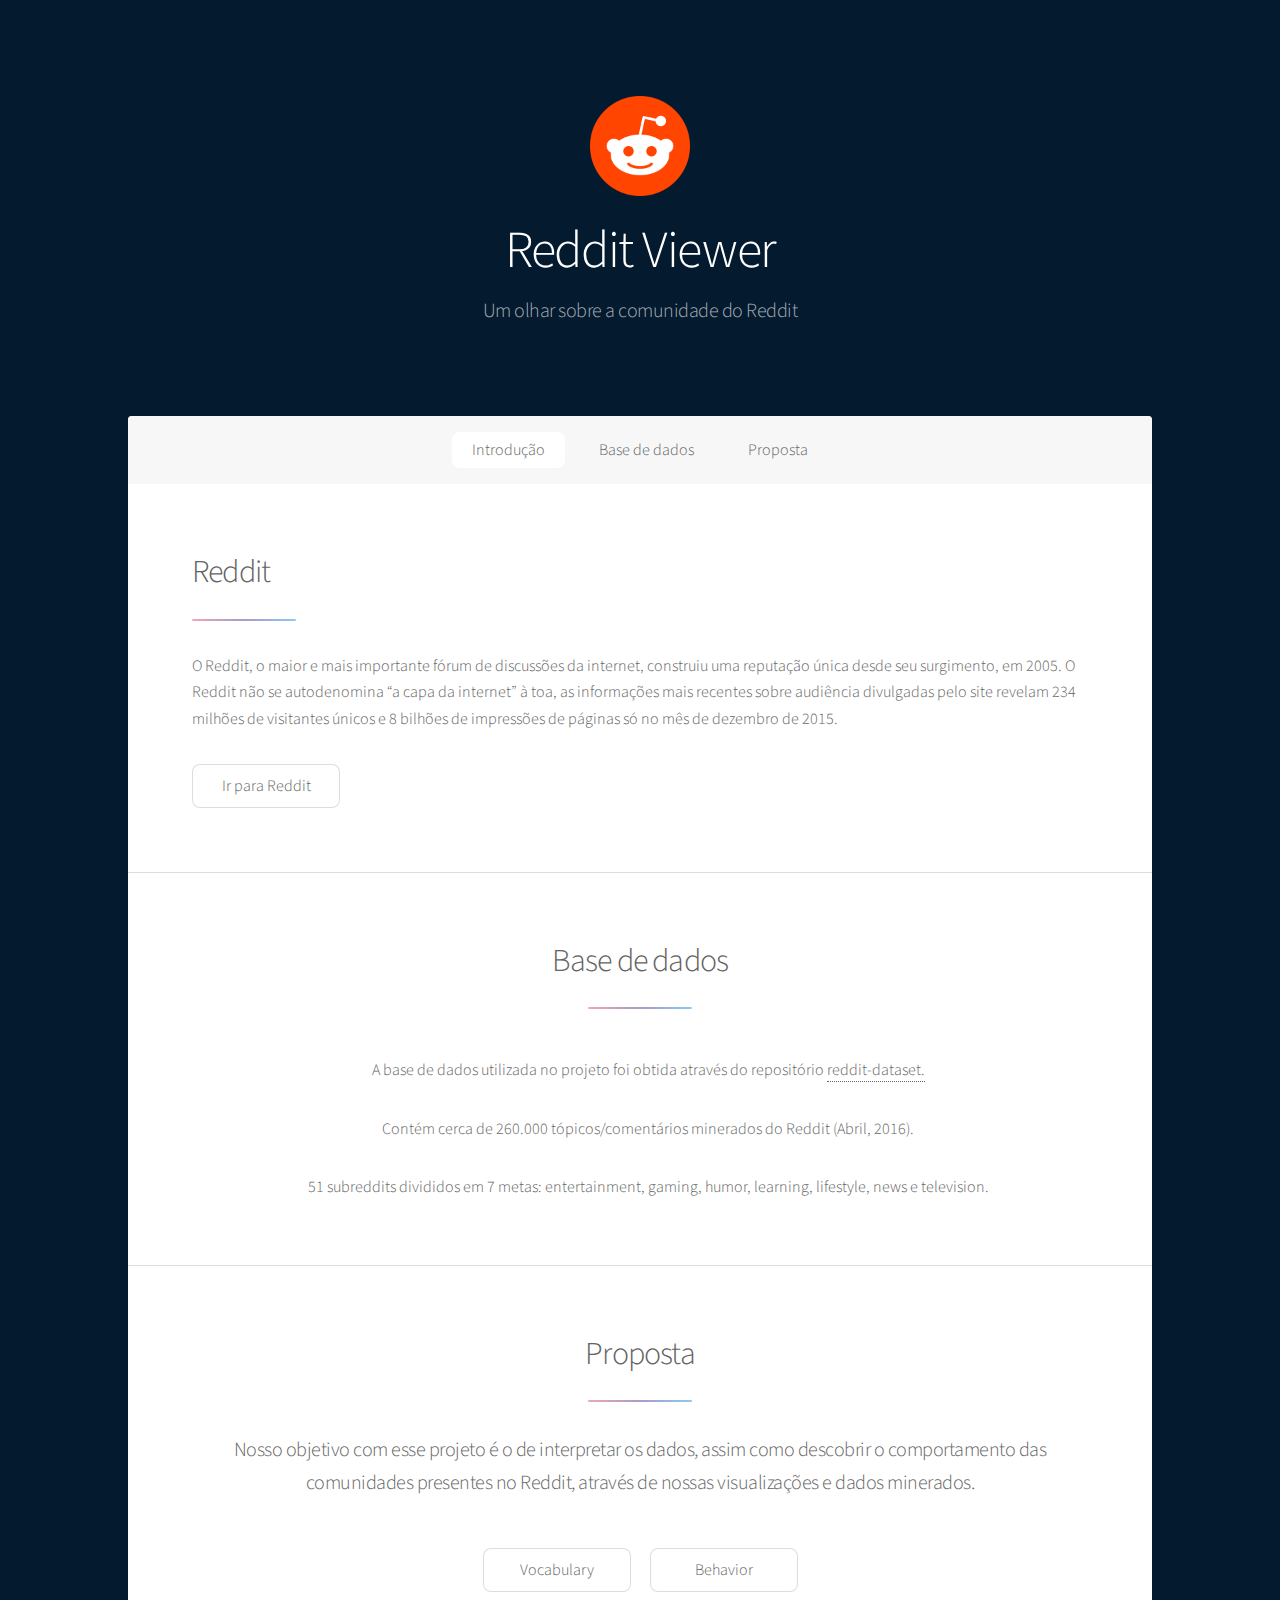
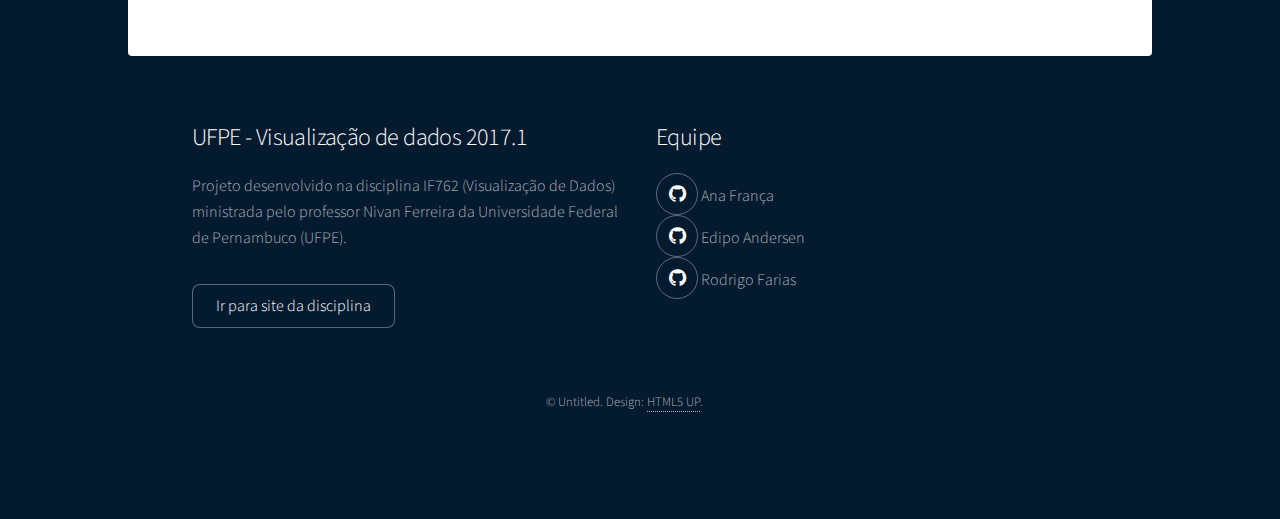
<file: index.html>
<!DOCTYPE HTML>
<!--
	Stellar by HTML5 UP
	html5up.net | @ajlkn
	Free for personal and commercial use under the CCA 3.0 license (html5up.net/license)
-->
<html>
	<head>
		<title>Reddit Viewer</title>
		<meta charset="utf-8" />
		<meta name="viewport" content="width=device-width, initial-scale=1" />
		<!--[if lte IE 8]><script src="assets/js/ie/html5shiv.js"></script><![endif]-->
		<link rel="stylesheet" href="assets/css/main.css" />
		<!--[if lte IE 9]><link rel="stylesheet" href="assets/css/ie9.css" /><![endif]-->
		<!--[if lte IE 8]><link rel="stylesheet" href="assets/css/ie8.css" /><![endif]-->
	</head>
	<body>

		<!-- Wrapper -->
			<div id="wrapper">

				<!-- Header -->
					<header id="header" class="alt">
						<span class="logo"><img src="images/reddit_logo.png"  style="height:100px;width:100px;" alt="" /></span>
						<h1>Reddit Viewer</h1>
						<p>Um olhar sobre a comunidade do Reddit<br/>
						<!--built by <a href="https://twitter.com/ajlkn">@ajlkn</a> for <a href="https://html5up.net">HTML5 UP</a>.--></p>
					</header>

				<!-- Nav -->
					<nav id="nav">
						<ul>
							<li><a href="#intro" class="active">Introdução</a></li>
							<li><a href="#first">Base de dados</a></li>
							<li><a href="#second">Proposta</a></li>
						</ul>
					</nav>

				<!-- Main -->
					<div id="main">

						<!-- Introduction -->
							<section id="intro" class="main">
								<div class="spotlight">
									<div class="content">
										<header class="major">
											<h2>Reddit</h2>
										</header>
										<p>O Reddit, o maior e mais importante fórum de discussões da internet,
										 construiu uma reputação única desde seu surgimento, em 2005. 
										O Reddit não se autodenomina “a capa da internet” à toa, 
										as informações mais recentes sobre audiência divulgadas pelo site revelam 234 milhões 
										de visitantes únicos e 8 bilhões de impressões de páginas só no mês de dezembro de 2015. 
										</p>
										<ul class="actions">
											<li><a href="www.reddit.com" class="button">Ir para Reddit</a></li>
										</ul>
									</div>
									<!--<span class="image"><img src="images/pic01.jpg" alt="" /></span>-->
								</div>
							</section>

						<!-- First Section -->
							<section id="first" class="main special">
								<header class="major">
									<h2>Base de dados</h2>
								</header>
								<ul class="content">
									<p>A base de dados utilizada no projeto foi obtida através do repositório <a href="https://github.com/linanqiu/reddit-dataset">reddit-dataset.</a>
									
										<p>Contém cerca de  260.000 tópicos/comentários minerados do Reddit (Abril, 2016).</p>
										<p>51 subreddits divididos em 7 metas: entertainment, gaming, humor, learning, lifestyle, news e television.</p>
									</p>
									<ul class="actions">
										<!--<li><a href="" class="button">Ver mais detalhes</a></li>-->
									</ul>
								</ul>
							</section>

						<!-- Second Section -->
							<section id="second" class="main special">
								<header class="major">
									<h2>Proposta</h2>
									<p>Nosso objetivo com esse projeto é o de interpretar os dados, assim como descobrir o comportamento das comunidades presentes no Reddit, 
										através de nossas visualizações e dados minerados.</p>
								</header>
									<ul class="actions">
										<li><a href="https://acff.github.io/redditviewer-visualizacao-2017-1.github.io/VisualizationsCode/Treemap/index.html" class="button">Vocabulary</a></li>
										<li><a href="https://acff.github.io/redditviewer-visualizacao-2017-1.github.io/VisualizationsCode/fdl%2Bhistogram/index_aux.html" class="button">Behavior</a></li>
									</ul>
								</footer>
							</section>
					</div>

				<!-- Footer -->
					<footer id="footer">
						<section>
							<h2>UFPE -  Visualização de dados 2017.1</h2>
							<p>Projeto desenvolvido na disciplina IF762 (Visualização de Dados) ministrada pelo professor Nivan Ferreira da Universidade Federal de Pernambuco (UFPE). </p>
							<ul class="actions">
								<li><a href="generic.html" class="button">Ir para site da disciplina</a></li>
							</ul>
						</section>
						<section>
							<h2>Equipe</h2>
							
							<ul class="icons" style="display: inline;">
								<li>
									<dt><a href="https://github.com/acff" class="icon fa-github alt"><span class="label">GitHub</span></a> Ana França</dt>
									<dt><a href="https://github.com/EdipoAndersenFS" class="icon fa-github alt"><span class="label">GitHub</span></a> Edipo Andersen</dt>
									<dt><a href="https://github.com/rff255" class="icon fa-github alt"><span class="label">GitHub</span></a> Rodrigo Farias</dt>
									
								</li>	
							</ul>
						</section>
						<p class="copyright">&copy; Untitled. Design: <a href="https://html5up.net">HTML5 UP</a>.</p>
					</footer>

			</div>

		<!-- Scripts -->
			<script src="assets/js/jquery.min.js"></script>
			<script src="assets/js/jquery.scrollex.min.js"></script>
			<script src="assets/js/jquery.scrolly.min.js"></script>
			<script src="assets/js/skel.min.js"></script>
			<script src="assets/js/util.js"></script>
			<!--[if lte IE 8]><script src="assets/js/ie/respond.min.js"></script><![endif]-->
			<script src="assets/js/main.js"></script>
	</body>
</html>
</file>
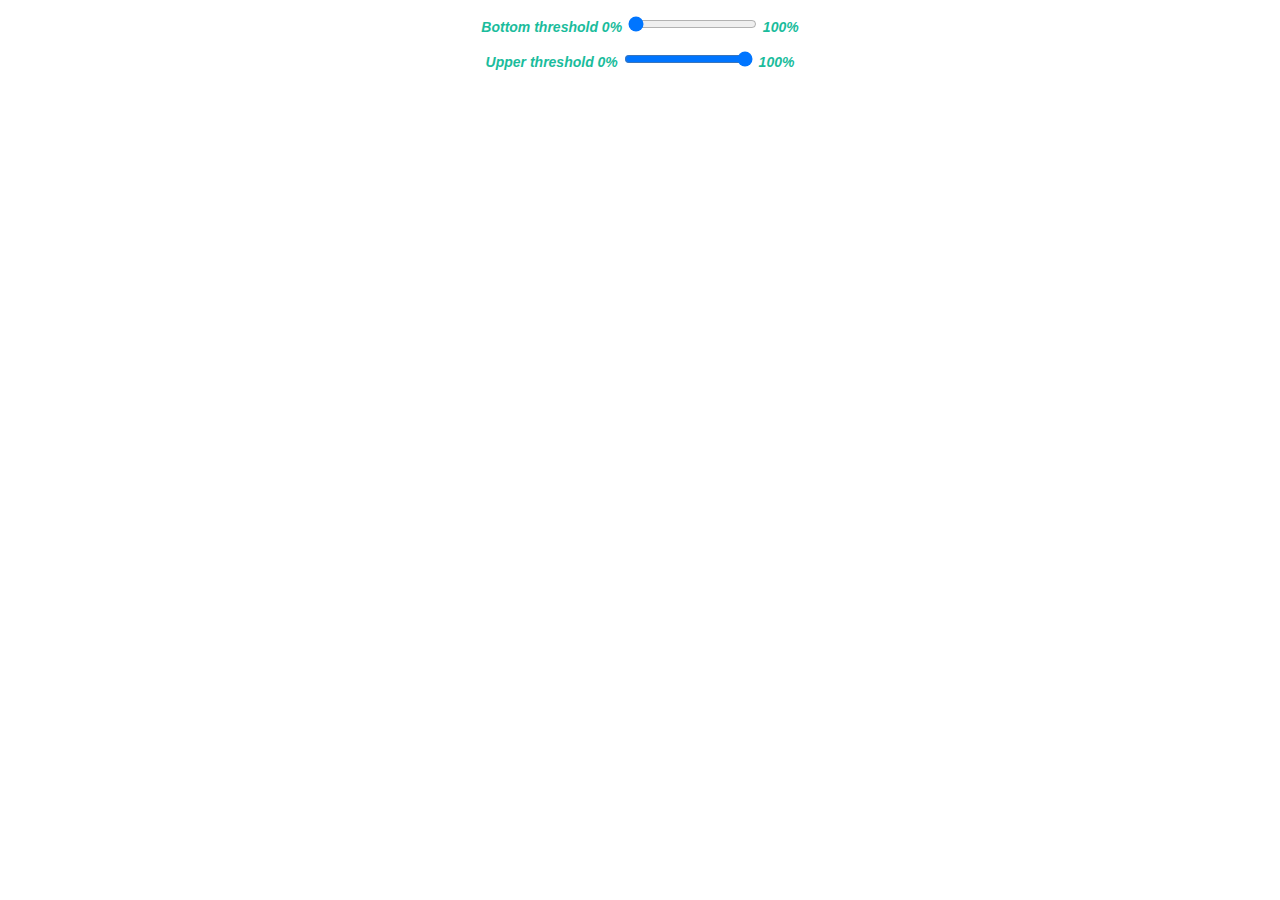
<file: VisualizationsCode/fdl+histogram/index.html>
<!DOCTYPE html>
<meta charset="utf-8">
<head>
    <link rel="stylesheet" type="text/css" href="../ForceDirectedLayout/style.css">
    <script src="https://d3js.org/d3.v4.min.js"></script>
    <script src="../ForceDirectedLayout/fdl.js"></script>
	<script src="../ForceDirectedLayout/edge_bundle.js"></script>
    <script src="../Histogram/histogram.js"></script>
    <link rel="stylesheet" type="text/css" href="../Histogram/style.css">
	<link rel="stylesheet" type="text/css" href="../ForceDirectedLayout/style.css">
	<link rel="stylesheet" type="text/css" href="../ForceDirectedLayout/style_edge.css">
</head>
<body>
  <script>
    var body = d3.select("body").append("div").attr("id", "fdl").style("float", "left");
 	var fdl = new ForceDirectedGraph(900, 600, body, "https://acff.github.io/redditviewer-visualizacao-2017-1.github.io/VisualizationsCode/ForceDirectedLayout/test.json");    
 	fdl.buildFDG(0, 1);

	var edgeBundle = new EdgeBundle(900, 600, body, "https://acff.github.io/redditviewer-visualizacao-2017-1.github.io/VisualizationsCode/ForceDirectedLayout/test.json");  
	edgeBundle.buildEdgeBundle(0, 1);
	
	var xScale = ['Sun', 'Mon', 'Tue', 'Wed', 'Thu', 'Fri', 'Sat'];
    var xScale2 = Array.apply(null, {length: 24}).map(Number.call, Number);
    var container = d3.select("body").append("div").attr("id", "diagram").style("width", "400px").style("position", "absolute").style("margin-left", "60%");

    var hist = new Histogram(container, xScale, "../Histogram/resultByDay.csv", "comicbooks", "h1");
    hist.buildHistogram();
    
    var hist2 = new Histogram(container, xScale2, "../Histogram/resultByHour.csv", "comicbooks", "h2");
    hist2.buildHistogram();
	
    var myDispatchFromFDL = d3.dispatch("selectionChanged");
    myDispatchFromFDL.on("selectionChanged",function(){
        //console.log(this.objects);//histogram.refresh(this.objects);
        hist.updateHistogram(this.objects);
        hist2.updateHistogram(this.objects);
    });
    fdl.dispatch = myDispatchFromFDL;

	var myDispatchFromEdgeBundle = d3.dispatch("selectionChanged");
	myDispatchFromEdgeBundle.on("selectionChanged",function(){
        console.log(this.objects);//histogram.refresh(this.objects);
        hist.updateHistogram(this.objects);
        hist2.updateHistogram(this.objects);
    });


    edgeBundle.dispatch = myDispatchFromEdgeBundle;

	function changeMinThreshold(new_threshold) {
		fdl.minThreshold(new_threshold);
		edgeBundle.minThreshold(new_threshold);
	}
	
	function changeMaxThreshold(new_threshold) {
		fdl.maxThreshold(new_threshold);
		edgeBundle.maxThreshold(new_threshold);
	}
	
  </script>
    <form>
    <h3> Bottom threshold  0% <input type="range" id="minThersholdSlider" name="pointsMin" value = 0 min="0" max="100" onchange="changeMinThreshold(this.value)"> 100% </h3>
  </form>
  <form>
    <h3> Upper threshold  0% <input type="range" id="maxThersholdSlider" name="pointsMax" value = 100 min="0" max="100" onchange="changeMaxThreshold(this.value)"> 100% </h3>
  </form>
  
</body>
</file>
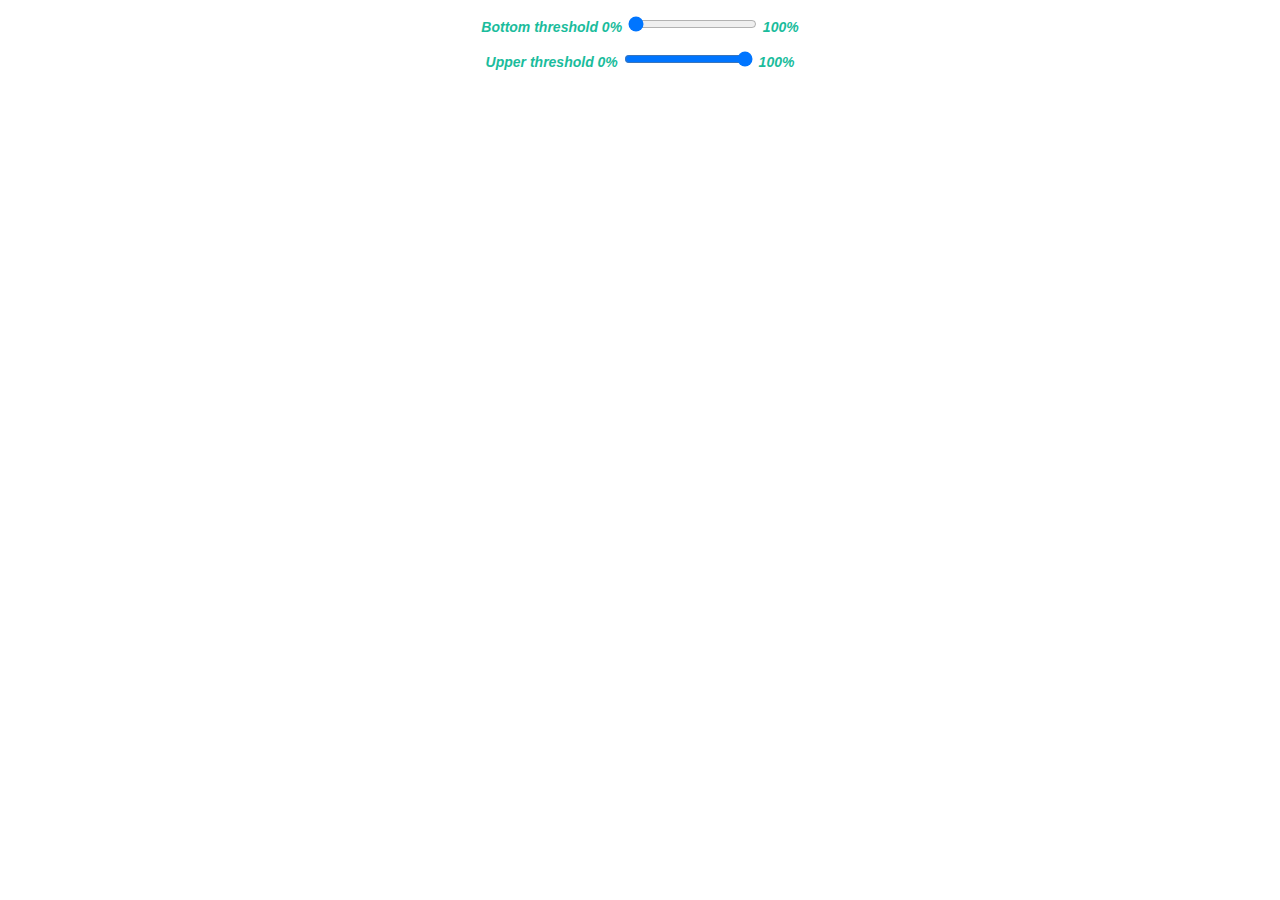
<file: VisualizationsCode/ForceDirectedLayout/index.html>
<!DOCTYPE html>
<meta charset="utf-8">
<head>
    <link rel="stylesheet" type="text/css" href="style.css">
	<link rel="stylesheet" type="text/css" href="style_edge.css">
    <script src="https://d3js.org/d3.v4.min.js"></script>
    <script src="fdl.js"></script>
	<script src="edge_bundle.js"></script>
</head>
<body>
  <script>
    var body = d3.select("body");
	
 	var fdl = new ForceDirectedGraph(900, 700, body, "https://acff.github.io/redditviewer-visualizacao-2017-1.github.io/VisualizationsCode/ForceDirectedLayout/test.json");
 	fdl.buildFDG(0, 1);
	
	var edgeBundle = new EdgeBundle(900, 700, body, "https://acff.github.io/redditviewer-visualizacao-2017-1.github.io/VisualizationsCode/ForceDirectedLayout/test.json");  
	edgeBundle.buildEdgeBundle(0, 1);

	
	function changeMinThreshold(new_threshold) {
		fdl.minThreshold(new_threshold);
		edgeBundle.minThreshold(new_threshold);
	}
	
	function changeMaxThreshold(new_threshold) {
		fdl.maxThreshold(new_threshold);
		edgeBundle.maxThreshold(new_threshold);
	}
	
  </script>
  <form>
    <h3> Bottom threshold  0% <input type="range" id="minThersholdSlider" name="pointsMin" value = 0 min="0" max="100" onchange="changeMinThreshold(this.value)"> 100% </h3>
  </form>
  <form>
    <h3> Upper threshold  0% <input type="range" id="maxThersholdSlider" name="pointsMax" value = 100 min="0" max="100" onchange="changeMaxThreshold(this.value)"> 100% </h3>
  </form>
</body>
</file>
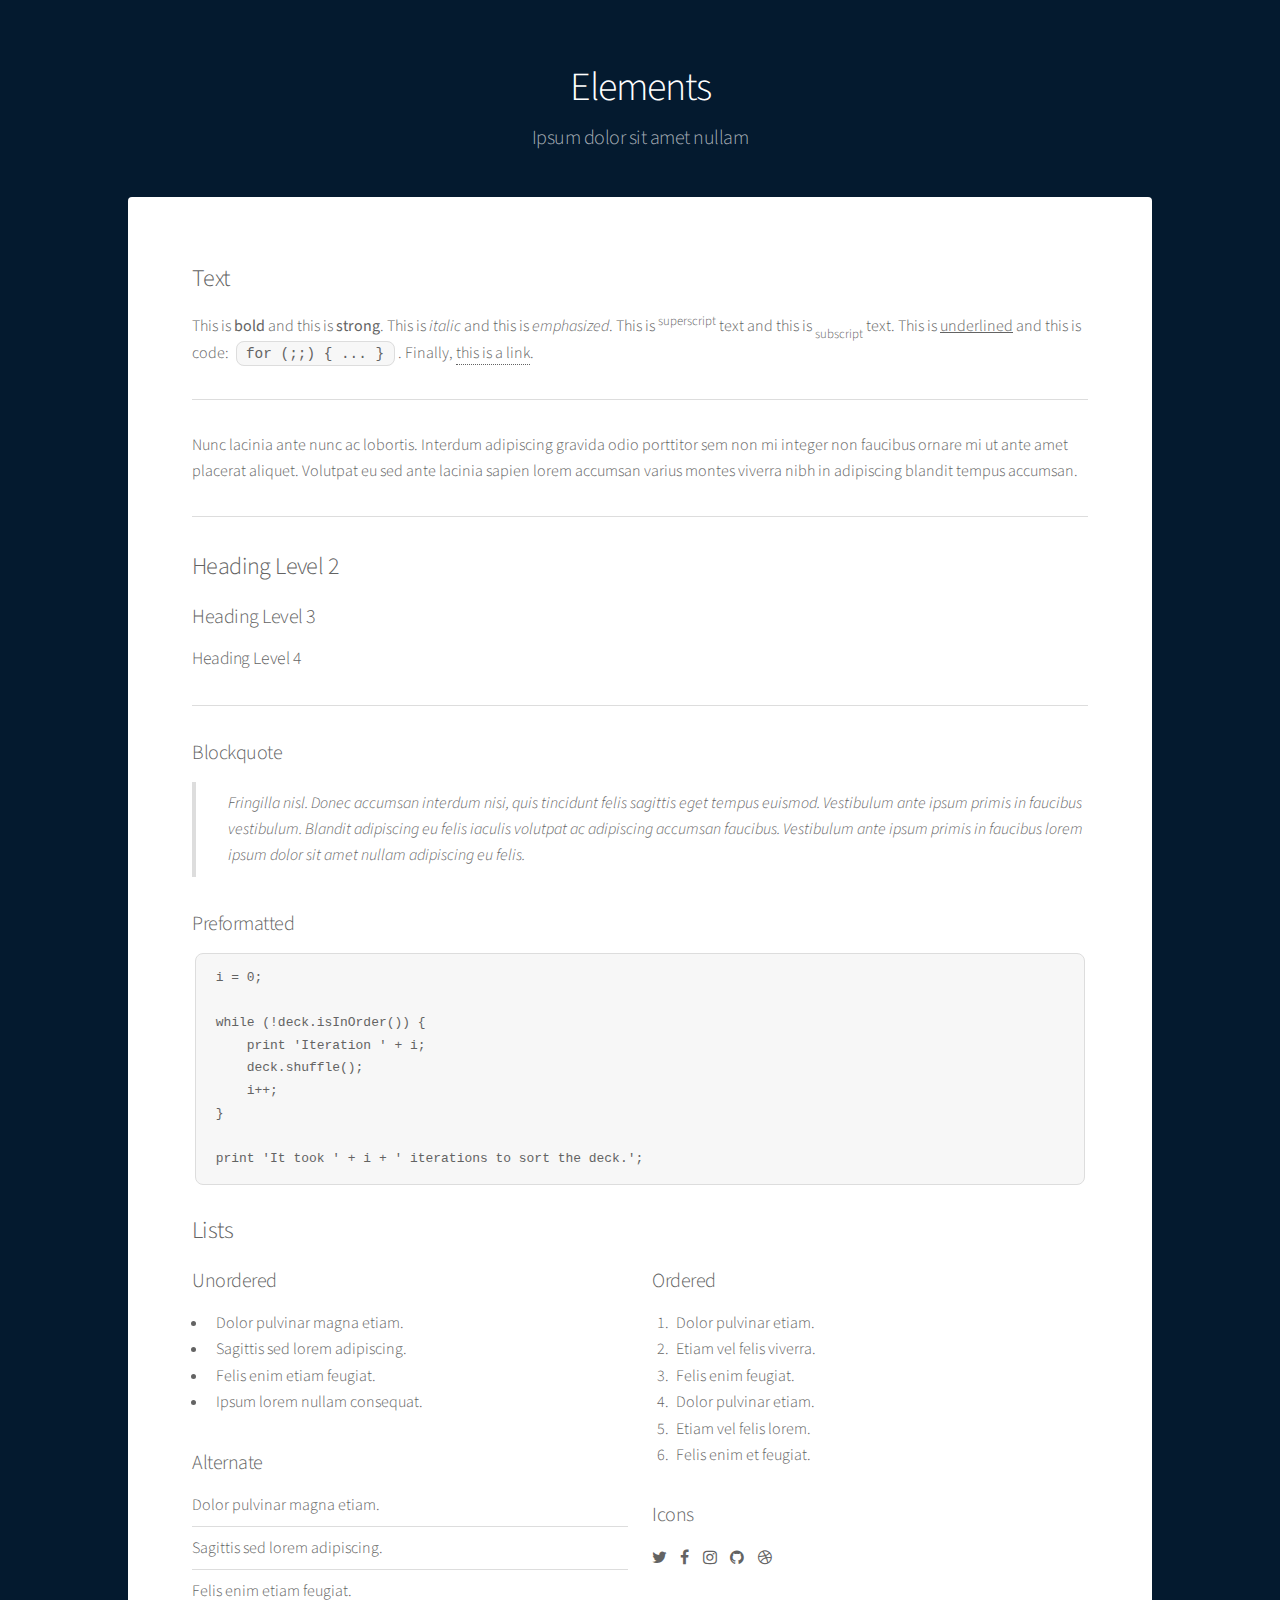
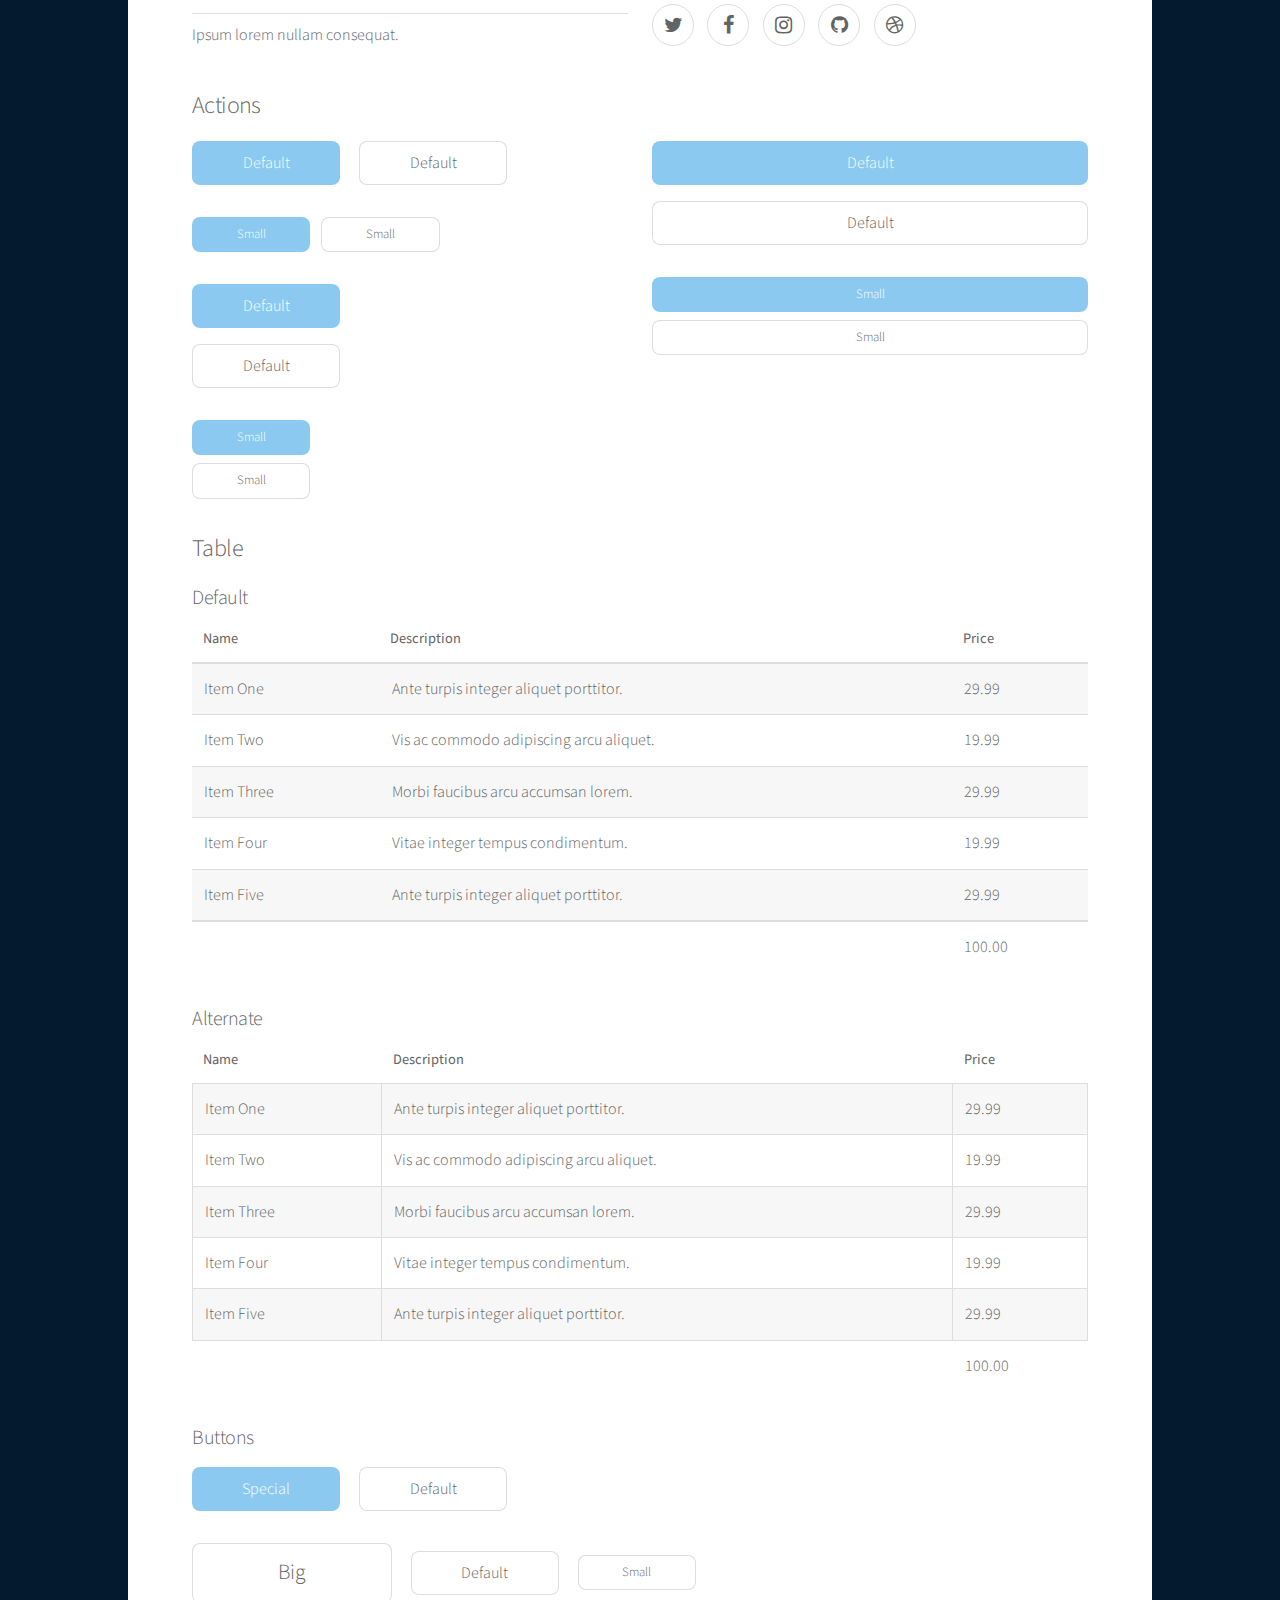
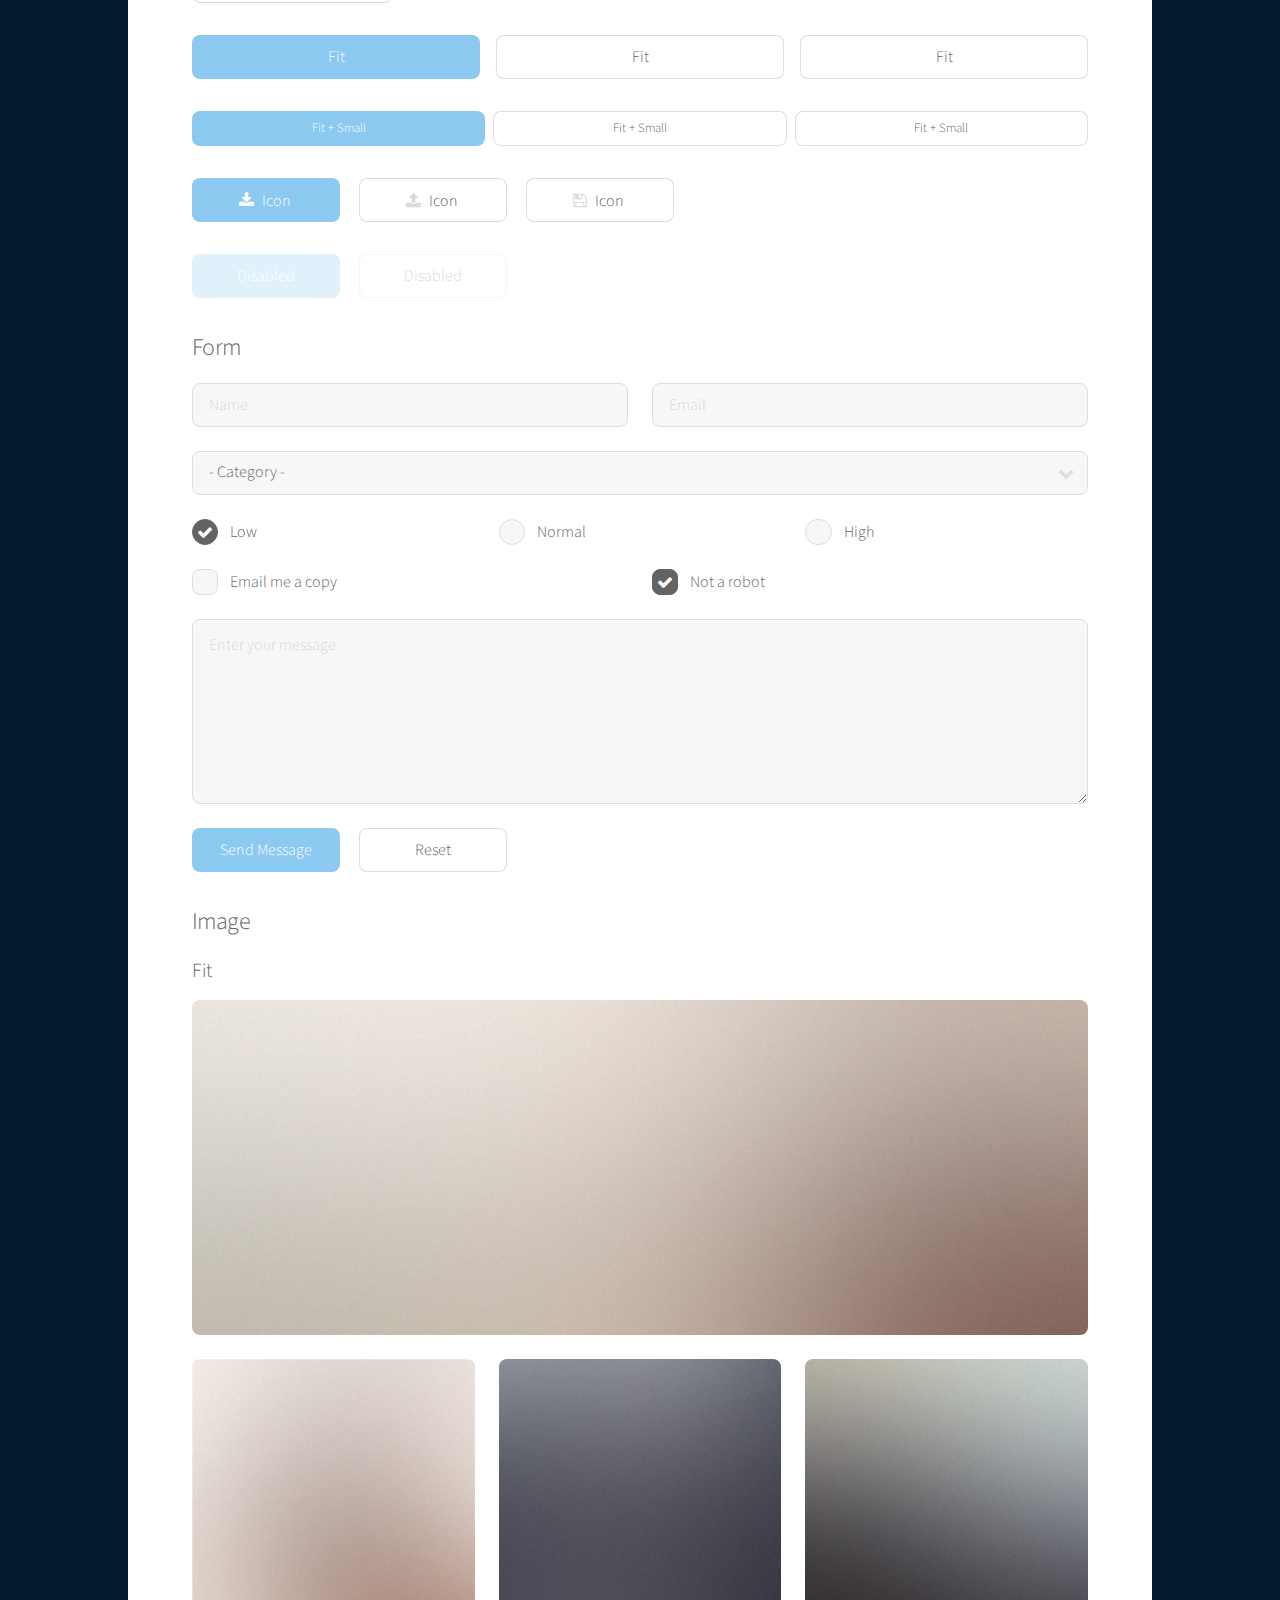
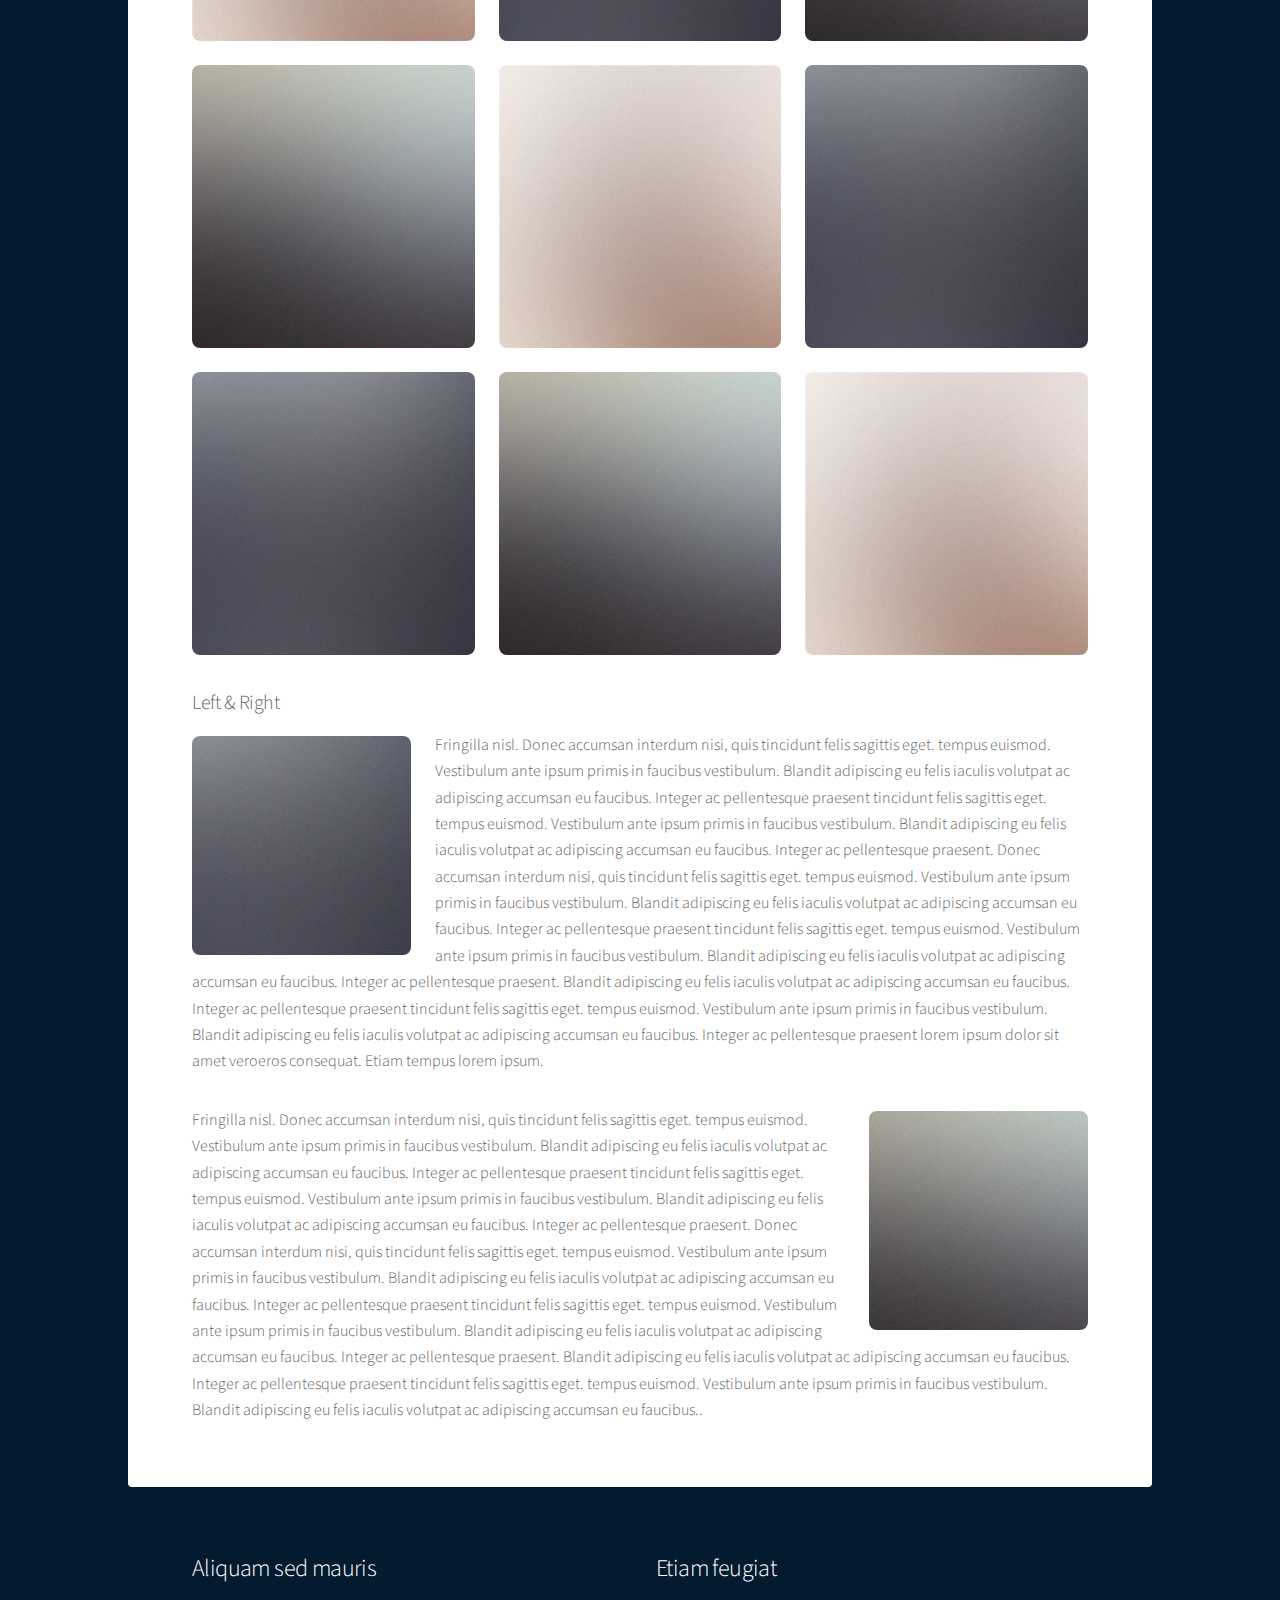
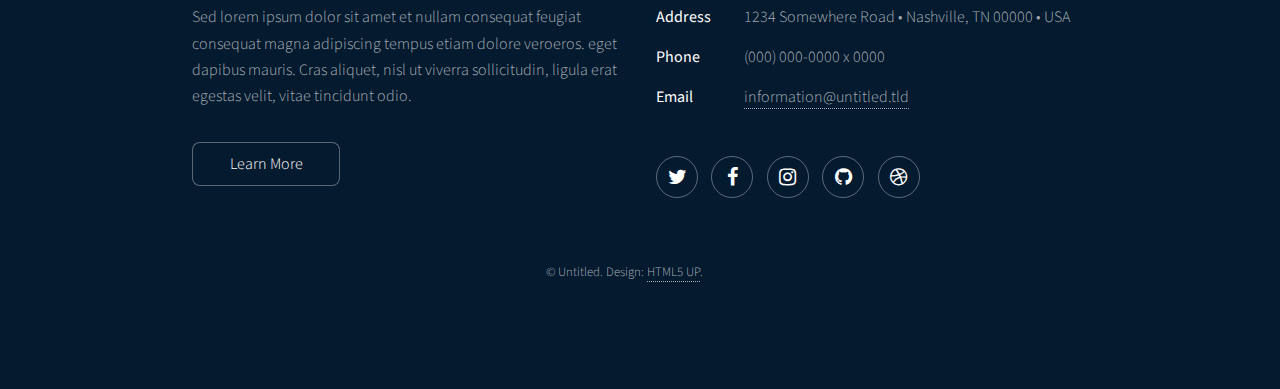
<file: elements.html>
<!DOCTYPE HTML>
<!--
	Stellar by HTML5 UP
	html5up.net | @ajlkn
	Free for personal and commercial use under the CCA 3.0 license (html5up.net/license)
-->
<html>
	<head>
		<title>Elements - Stellar by HTML5 UP</title>
		<meta charset="utf-8" />
		<meta name="viewport" content="width=device-width, initial-scale=1" />
		<!--[if lte IE 8]><script src="assets/js/ie/html5shiv.js"></script><![endif]-->
		<link rel="stylesheet" href="assets/css/main.css" />
		<!--[if lte IE 9]><link rel="stylesheet" href="assets/css/ie9.css" /><![endif]-->
		<!--[if lte IE 8]><link rel="stylesheet" href="assets/css/ie8.css" /><![endif]-->
	</head>
	<body>

		<!-- Wrapper -->
			<div id="wrapper">

				<!-- Header -->
					<header id="header">
						<h1>Elements</h1>
						<p>Ipsum dolor sit amet nullam</p>
					</header>

				<!-- Main -->
					<div id="main">

						<!-- Content -->
							<section id="content" class="main">

								<!-- Text -->
									<section>
										<h2>Text</h2>
										<p>This is <b>bold</b> and this is <strong>strong</strong>. This is <i>italic</i> and this is <em>emphasized</em>.
										This is <sup>superscript</sup> text and this is <sub>subscript</sub> text.
										This is <u>underlined</u> and this is code: <code>for (;;) { ... }</code>. Finally, <a href="#">this is a link</a>.</p>
										<hr />
										<p>Nunc lacinia ante nunc ac lobortis. Interdum adipiscing gravida odio porttitor sem non mi integer non faucibus ornare mi ut ante amet placerat aliquet. Volutpat eu sed ante lacinia sapien lorem accumsan varius montes viverra nibh in adipiscing blandit tempus accumsan.</p>
										<hr />
										<h2>Heading Level 2</h2>
										<h3>Heading Level 3</h3>
										<h4>Heading Level 4</h4>
										<hr />
										<h3>Blockquote</h3>
										<blockquote>Fringilla nisl. Donec accumsan interdum nisi, quis tincidunt felis sagittis eget tempus euismod. Vestibulum ante ipsum primis in faucibus vestibulum. Blandit adipiscing eu felis iaculis volutpat ac adipiscing accumsan faucibus. Vestibulum ante ipsum primis in faucibus lorem ipsum dolor sit amet nullam adipiscing eu felis.</blockquote>
										<h3>Preformatted</h3>
										<pre><code>i = 0;

while (!deck.isInOrder()) {
    print 'Iteration ' + i;
    deck.shuffle();
    i++;
}

print 'It took ' + i + ' iterations to sort the deck.';</code></pre>
									</section>

								<!-- Lists -->
									<section>
										<h2>Lists</h2>
										<div class="row">
											<div class="6u 12u$(medium)">
												<h3>Unordered</h3>
												<ul>
													<li>Dolor pulvinar magna etiam.</li>
													<li>Sagittis sed lorem adipiscing.</li>
													<li>Felis enim etiam feugiat.</li>
													<li>Ipsum lorem nullam consequat.</li>
												</ul>
												<h3>Alternate</h3>
												<ul class="alt">
													<li>Dolor pulvinar magna etiam.</li>
													<li>Sagittis sed lorem adipiscing.</li>
													<li>Felis enim etiam feugiat.</li>
													<li>Ipsum lorem nullam consequat.</li>
												</ul>
											</div>
											<div class="6u$ 12u$(medium)">
												<h3>Ordered</h3>
												<ol>
													<li>Dolor pulvinar etiam.</li>
													<li>Etiam vel felis viverra.</li>
													<li>Felis enim feugiat.</li>
													<li>Dolor pulvinar etiam.</li>
													<li>Etiam vel felis lorem.</li>
													<li>Felis enim et feugiat.</li>
												</ol>
												<h3>Icons</h3>
												<ul class="icons">
													<li><a href="#" class="icon fa-twitter"><span class="label">Twitter</span></a></li>
													<li><a href="#" class="icon fa-facebook"><span class="label">Facebook</span></a></li>
													<li><a href="#" class="icon fa-instagram"><span class="label">Instagram</span></a></li>
													<li><a href="#" class="icon fa-github"><span class="label">GitHub</span></a></li>
													<li><a href="#" class="icon fa-dribbble"><span class="label">Dribbble</span></a></li>
												</ul>
												<ul class="icons">
													<li><a href="#" class="icon alt fa-twitter"><span class="label">Twitter</span></a></li>
													<li><a href="#" class="icon alt fa-facebook"><span class="label">Facebook</span></a></li>
													<li><a href="#" class="icon alt fa-instagram"><span class="label">Instagram</span></a></li>
													<li><a href="#" class="icon alt fa-github"><span class="label">GitHub</span></a></li>
													<li><a href="#" class="icon alt fa-dribbble"><span class="label">Dribbble</span></a></li>
												</ul>
											</div>
										</div>
										<h2>Actions</h2>
										<div class="row">
											<div class="6u 12u$(medium)">
												<ul class="actions">
													<li><a href="#" class="button special">Default</a></li>
													<li><a href="#" class="button">Default</a></li>
												</ul>
												<ul class="actions small">
													<li><a href="#" class="button special small">Small</a></li>
													<li><a href="#" class="button small">Small</a></li>
												</ul>
												<ul class="actions vertical">
													<li><a href="#" class="button special">Default</a></li>
													<li><a href="#" class="button">Default</a></li>
												</ul>
												<ul class="actions vertical small">
													<li><a href="#" class="button special small">Small</a></li>
													<li><a href="#" class="button small">Small</a></li>
												</ul>
											</div>
											<div class="6u 12u$(medium)">
												<ul class="actions vertical">
													<li><a href="#" class="button special fit">Default</a></li>
													<li><a href="#" class="button fit">Default</a></li>
												</ul>
												<ul class="actions vertical small">
													<li><a href="#" class="button special small fit">Small</a></li>
													<li><a href="#" class="button small fit">Small</a></li>
												</ul>
											</div>
										</div>
									</section>

								<!-- Table -->
									<section>
										<h2>Table</h2>
										<h3>Default</h3>
										<div class="table-wrapper">
											<table>
												<thead>
													<tr>
														<th>Name</th>
														<th>Description</th>
														<th>Price</th>
													</tr>
												</thead>
												<tbody>
													<tr>
														<td>Item One</td>
														<td>Ante turpis integer aliquet porttitor.</td>
														<td>29.99</td>
													</tr>
													<tr>
														<td>Item Two</td>
														<td>Vis ac commodo adipiscing arcu aliquet.</td>
														<td>19.99</td>
													</tr>
													<tr>
														<td>Item Three</td>
														<td> Morbi faucibus arcu accumsan lorem.</td>
														<td>29.99</td>
													</tr>
													<tr>
														<td>Item Four</td>
														<td>Vitae integer tempus condimentum.</td>
														<td>19.99</td>
													</tr>
													<tr>
														<td>Item Five</td>
														<td>Ante turpis integer aliquet porttitor.</td>
														<td>29.99</td>
													</tr>
												</tbody>
												<tfoot>
													<tr>
														<td colspan="2"></td>
														<td>100.00</td>
													</tr>
												</tfoot>
											</table>
										</div>

										<h3>Alternate</h3>
										<div class="table-wrapper">
											<table class="alt">
												<thead>
													<tr>
														<th>Name</th>
														<th>Description</th>
														<th>Price</th>
													</tr>
												</thead>
												<tbody>
													<tr>
														<td>Item One</td>
														<td>Ante turpis integer aliquet porttitor.</td>
														<td>29.99</td>
													</tr>
													<tr>
														<td>Item Two</td>
														<td>Vis ac commodo adipiscing arcu aliquet.</td>
														<td>19.99</td>
													</tr>
													<tr>
														<td>Item Three</td>
														<td> Morbi faucibus arcu accumsan lorem.</td>
														<td>29.99</td>
													</tr>
													<tr>
														<td>Item Four</td>
														<td>Vitae integer tempus condimentum.</td>
														<td>19.99</td>
													</tr>
													<tr>
														<td>Item Five</td>
														<td>Ante turpis integer aliquet porttitor.</td>
														<td>29.99</td>
													</tr>
												</tbody>
												<tfoot>
													<tr>
														<td colspan="2"></td>
														<td>100.00</td>
													</tr>
												</tfoot>
											</table>
										</div>
									</section>

								<!-- Buttons -->
									<section>
										<h3>Buttons</h3>
										<ul class="actions">
											<li><a href="#" class="button special">Special</a></li>
											<li><a href="#" class="button">Default</a></li>
										</ul>
										<ul class="actions">
											<li><a href="#" class="button big">Big</a></li>
											<li><a href="#" class="button">Default</a></li>
											<li><a href="#" class="button small">Small</a></li>
										</ul>
										<ul class="actions fit">
											<li><a href="#" class="button special fit">Fit</a></li>
											<li><a href="#" class="button fit">Fit</a></li>
											<li><a href="#" class="button fit">Fit</a></li>
										</ul>
										<ul class="actions fit small">
											<li><a href="#" class="button special fit small">Fit + Small</a></li>
											<li><a href="#" class="button fit small">Fit + Small</a></li>
											<li><a href="#" class="button fit small">Fit + Small</a></li>
										</ul>
										<ul class="actions">
											<li><a href="#" class="button special icon fa-download">Icon</a></li>
											<li><a href="#" class="button icon fa-upload">Icon</a></li>
											<li><a href="#" class="button icon fa-save">Icon</a></li>
										</ul>
										<ul class="actions">
											<li><span class="button special disabled">Disabled</span></li>
											<li><span class="button disabled">Disabled</span></li>
										</ul>
									</section>

								<!-- Form -->
									<section>
										<h2>Form</h2>
										<form method="post" action="#">
											<div class="row uniform">
												<div class="6u 12u$(xsmall)">
													<input type="text" name="demo-name" id="demo-name" value="" placeholder="Name" />
												</div>
												<div class="6u$ 12u$(xsmall)">
													<input type="email" name="demo-email" id="demo-email" value="" placeholder="Email" />
												</div>
												<div class="12u$">
													<div class="select-wrapper">
														<select name="demo-category" id="demo-category">
															<option value="">- Category -</option>
															<option value="1">Manufacturing</option>
															<option value="1">Shipping</option>
															<option value="1">Administration</option>
															<option value="1">Human Resources</option>
														</select>
													</div>
												</div>
												<div class="4u 12u$(small)">
													<input type="radio" id="demo-priority-low" name="demo-priority" checked>
													<label for="demo-priority-low">Low</label>
												</div>
												<div class="4u 12u$(small)">
													<input type="radio" id="demo-priority-normal" name="demo-priority">
													<label for="demo-priority-normal">Normal</label>
												</div>
												<div class="4u$ 12u$(small)">
													<input type="radio" id="demo-priority-high" name="demo-priority">
													<label for="demo-priority-high">High</label>
												</div>
												<div class="6u 12u$(small)">
													<input type="checkbox" id="demo-copy" name="demo-copy">
													<label for="demo-copy">Email me a copy</label>
												</div>
												<div class="6u$ 12u$(small)">
													<input type="checkbox" id="demo-human" name="demo-human" checked>
													<label for="demo-human">Not a robot</label>
												</div>
												<div class="12u$">
													<textarea name="demo-message" id="demo-message" placeholder="Enter your message" rows="6"></textarea>
												</div>
												<div class="12u$">
													<ul class="actions">
														<li><input type="submit" value="Send Message" class="special" /></li>
														<li><input type="reset" value="Reset" /></li>
													</ul>
												</div>
											</div>
										</form>
									</section>

								<!-- Image -->
									<section>
										<h2>Image</h2>
										<h3>Fit</h3>
										<div class="box alt">
											<div class="row uniform">
												<div class="12u$"><span class="image fit"><img src="images/pic04.jpg" alt="" /></span></div>
												<div class="4u"><span class="image fit"><img src="images/pic01.jpg" alt="" /></span></div>
												<div class="4u"><span class="image fit"><img src="images/pic02.jpg" alt="" /></span></div>
												<div class="4u$"><span class="image fit"><img src="images/pic03.jpg" alt="" /></span></div>
												<div class="4u"><span class="image fit"><img src="images/pic03.jpg" alt="" /></span></div>
												<div class="4u"><span class="image fit"><img src="images/pic01.jpg" alt="" /></span></div>
												<div class="4u$"><span class="image fit"><img src="images/pic02.jpg" alt="" /></span></div>
												<div class="4u"><span class="image fit"><img src="images/pic02.jpg" alt="" /></span></div>
												<div class="4u"><span class="image fit"><img src="images/pic03.jpg" alt="" /></span></div>
												<div class="4u$"><span class="image fit"><img src="images/pic01.jpg" alt="" /></span></div>
											</div>
										</div>
										<h3>Left &amp; Right</h3>
										<p><span class="image left"><img src="images/pic05.jpg" alt="" /></span>Fringilla nisl. Donec accumsan interdum nisi, quis tincidunt felis sagittis eget. tempus euismod. Vestibulum ante ipsum primis in faucibus vestibulum. Blandit adipiscing eu felis iaculis volutpat ac adipiscing accumsan eu faucibus. Integer ac pellentesque praesent tincidunt felis sagittis eget. tempus euismod. Vestibulum ante ipsum primis in faucibus vestibulum. Blandit adipiscing eu felis iaculis volutpat ac adipiscing accumsan eu faucibus. Integer ac pellentesque praesent. Donec accumsan interdum nisi, quis tincidunt felis sagittis eget. tempus euismod. Vestibulum ante ipsum primis in faucibus vestibulum. Blandit adipiscing eu felis iaculis volutpat ac adipiscing accumsan eu faucibus. Integer ac pellentesque praesent tincidunt felis sagittis eget. tempus euismod. Vestibulum ante ipsum primis in faucibus vestibulum. Blandit adipiscing eu felis iaculis volutpat ac adipiscing accumsan eu faucibus. Integer ac pellentesque praesent. Blandit adipiscing eu felis iaculis volutpat ac adipiscing accumsan eu faucibus. Integer ac pellentesque praesent tincidunt felis sagittis eget. tempus euismod. Vestibulum ante ipsum primis in faucibus vestibulum. Blandit adipiscing eu felis iaculis volutpat ac adipiscing accumsan eu faucibus. Integer ac pellentesque praesent lorem ipsum dolor sit amet veroeros consequat. Etiam tempus lorem ipsum.</p>
										<p><span class="image right"><img src="images/pic06.jpg" alt="" /></span>Fringilla nisl. Donec accumsan interdum nisi, quis tincidunt felis sagittis eget. tempus euismod. Vestibulum ante ipsum primis in faucibus vestibulum. Blandit adipiscing eu felis iaculis volutpat ac adipiscing accumsan eu faucibus. Integer ac pellentesque praesent tincidunt felis sagittis eget. tempus euismod. Vestibulum ante ipsum primis in faucibus vestibulum. Blandit adipiscing eu felis iaculis volutpat ac adipiscing accumsan eu faucibus. Integer ac pellentesque praesent. Donec accumsan interdum nisi, quis tincidunt felis sagittis eget. tempus euismod. Vestibulum ante ipsum primis in faucibus vestibulum. Blandit adipiscing eu felis iaculis volutpat ac adipiscing accumsan eu faucibus. Integer ac pellentesque praesent tincidunt felis sagittis eget. tempus euismod. Vestibulum ante ipsum primis in faucibus vestibulum. Blandit adipiscing eu felis iaculis volutpat ac adipiscing accumsan eu faucibus. Integer ac pellentesque praesent. Blandit adipiscing eu felis iaculis volutpat ac adipiscing accumsan eu faucibus. Integer ac pellentesque praesent tincidunt felis sagittis eget. tempus euismod. Vestibulum ante ipsum primis in faucibus vestibulum. Blandit adipiscing eu felis iaculis volutpat ac adipiscing accumsan eu faucibus..</p>
									</section>

							</section>

					</div>

				<!-- Footer -->
					<footer id="footer">
						<section>
							<h2>Aliquam sed mauris</h2>
							<p>Sed lorem ipsum dolor sit amet et nullam consequat feugiat consequat magna adipiscing tempus etiam dolore veroeros. eget dapibus mauris. Cras aliquet, nisl ut viverra sollicitudin, ligula erat egestas velit, vitae tincidunt odio.</p>
							<ul class="actions">
								<li><a href="#" class="button">Learn More</a></li>
							</ul>
						</section>
						<section>
							<h2>Etiam feugiat</h2>
							<dl class="alt">
								<dt>Address</dt>
								<dd>1234 Somewhere Road &bull; Nashville, TN 00000 &bull; USA</dd>
								<dt>Phone</dt>
								<dd>(000) 000-0000 x 0000</dd>
								<dt>Email</dt>
								<dd><a href="#">information@untitled.tld</a></dd>
							</dl>
							<ul class="icons">
								<li><a href="#" class="icon fa-twitter alt"><span class="label">Twitter</span></a></li>
								<li><a href="#" class="icon fa-facebook alt"><span class="label">Facebook</span></a></li>
								<li><a href="#" class="icon fa-instagram alt"><span class="label">Instagram</span></a></li>
								<li><a href="#" class="icon fa-github alt"><span class="label">GitHub</span></a></li>
								<li><a href="#" class="icon fa-dribbble alt"><span class="label">Dribbble</span></a></li>
							</ul>
						</section>
						<p class="copyright">&copy; Untitled. Design: <a href="https://html5up.net">HTML5 UP</a>.</p>
					</footer>

			</div>

		<!-- Scripts -->
			<script src="assets/js/jquery.min.js"></script>
			<script src="assets/js/jquery.scrollex.min.js"></script>
			<script src="assets/js/jquery.scrolly.min.js"></script>
			<script src="assets/js/skel.min.js"></script>
			<script src="assets/js/util.js"></script>
			<!--[if lte IE 8]><script src="assets/js/ie/respond.min.js"></script><![endif]-->
			<script src="assets/js/main.js"></script>

	</body>
</html>
</file>
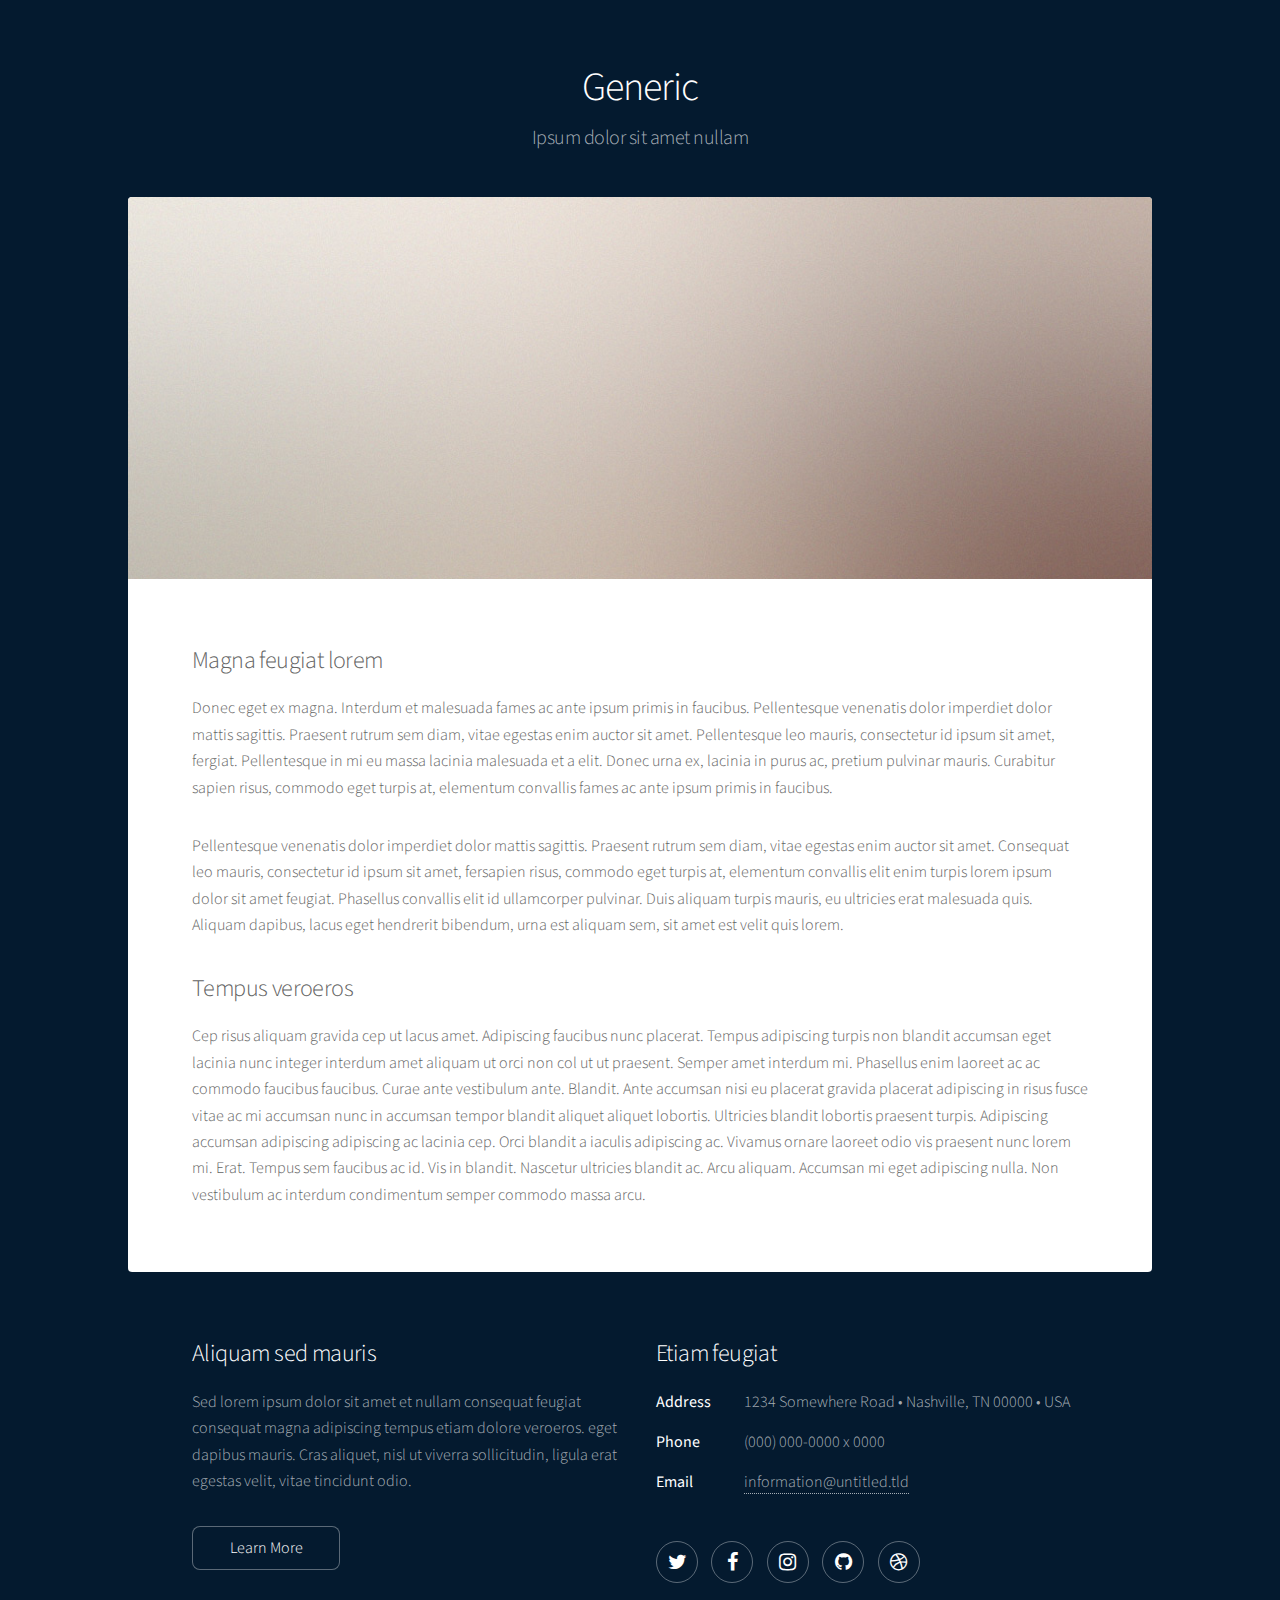
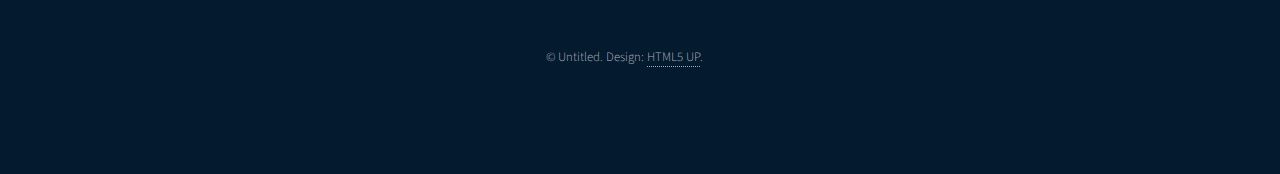
<file: generic.html>
<!DOCTYPE HTML>
<!--
	Stellar by HTML5 UP
	html5up.net | @ajlkn
	Free for personal and commercial use under the CCA 3.0 license (html5up.net/license)
-->
<html>
	<head>
		<title>Generic - Stellar by HTML5 UP</title>
		<meta charset="utf-8" />
		<meta name="viewport" content="width=device-width, initial-scale=1" />
		<!--[if lte IE 8]><script src="assets/js/ie/html5shiv.js"></script><![endif]-->
		<link rel="stylesheet" href="assets/css/main.css" />
		<!--[if lte IE 9]><link rel="stylesheet" href="assets/css/ie9.css" /><![endif]-->
		<!--[if lte IE 8]><link rel="stylesheet" href="assets/css/ie8.css" /><![endif]-->
	</head>
	<body>

		<!-- Wrapper -->
			<div id="wrapper">

				<!-- Header -->
					<header id="header">
						<h1>Generic</h1>
						<p>Ipsum dolor sit amet nullam</p>
					</header>

				<!-- Main -->
					<div id="main">

						<!-- Content -->
							<section id="content" class="main">
								<span class="image main"><img src="images/pic04.jpg" alt="" /></span>
								<h2>Magna feugiat lorem</h2>
								<p>Donec eget ex magna. Interdum et malesuada fames ac ante ipsum primis in faucibus. Pellentesque venenatis dolor imperdiet dolor mattis sagittis. Praesent rutrum sem diam, vitae egestas enim auctor sit amet. Pellentesque leo mauris, consectetur id ipsum sit amet, fergiat. Pellentesque in mi eu massa lacinia malesuada et a elit. Donec urna ex, lacinia in purus ac, pretium pulvinar mauris. Curabitur sapien risus, commodo eget turpis at, elementum convallis fames ac ante ipsum primis in faucibus.</p>
								<p>Pellentesque venenatis dolor imperdiet dolor mattis sagittis. Praesent rutrum sem diam, vitae egestas enim auctor sit amet. Consequat leo mauris, consectetur id ipsum sit amet, fersapien risus, commodo eget turpis at, elementum convallis elit enim turpis lorem ipsum dolor sit amet feugiat. Phasellus convallis elit id ullamcorper pulvinar. Duis aliquam turpis mauris, eu ultricies erat malesuada quis. Aliquam dapibus, lacus eget hendrerit bibendum, urna est aliquam sem, sit amet est velit quis lorem.</p>
								<h2>Tempus veroeros</h2>
								<p>Cep risus aliquam gravida cep ut lacus amet. Adipiscing faucibus nunc placerat. Tempus adipiscing turpis non blandit accumsan eget lacinia nunc integer interdum amet aliquam ut orci non col ut ut praesent. Semper amet interdum mi. Phasellus enim laoreet ac ac commodo faucibus faucibus. Curae ante vestibulum ante. Blandit. Ante accumsan nisi eu placerat gravida placerat adipiscing in risus fusce vitae ac mi accumsan nunc in accumsan tempor blandit aliquet aliquet lobortis. Ultricies blandit lobortis praesent turpis. Adipiscing accumsan adipiscing adipiscing ac lacinia cep. Orci blandit a iaculis adipiscing ac. Vivamus ornare laoreet odio vis praesent nunc lorem mi. Erat. Tempus sem faucibus ac id. Vis in blandit. Nascetur ultricies blandit ac. Arcu aliquam. Accumsan mi eget adipiscing nulla. Non vestibulum ac interdum condimentum semper commodo massa arcu.</p>
							</section>

					</div>

				<!-- Footer -->
					<footer id="footer">
						<section>
							<h2>Aliquam sed mauris</h2>
							<p>Sed lorem ipsum dolor sit amet et nullam consequat feugiat consequat magna adipiscing tempus etiam dolore veroeros. eget dapibus mauris. Cras aliquet, nisl ut viverra sollicitudin, ligula erat egestas velit, vitae tincidunt odio.</p>
							<ul class="actions">
								<li><a href="#" class="button">Learn More</a></li>
							</ul>
						</section>
						<section>
							<h2>Etiam feugiat</h2>
							<dl class="alt">
								<dt>Address</dt>
								<dd>1234 Somewhere Road &bull; Nashville, TN 00000 &bull; USA</dd>
								<dt>Phone</dt>
								<dd>(000) 000-0000 x 0000</dd>
								<dt>Email</dt>
								<dd><a href="#">information@untitled.tld</a></dd>
							</dl>
							<ul class="icons">
								<li><a href="#" class="icon fa-twitter alt"><span class="label">Twitter</span></a></li>
								<li><a href="#" class="icon fa-facebook alt"><span class="label">Facebook</span></a></li>
								<li><a href="#" class="icon fa-instagram alt"><span class="label">Instagram</span></a></li>
								<li><a href="#" class="icon fa-github alt"><span class="label">GitHub</span></a></li>
								<li><a href="#" class="icon fa-dribbble alt"><span class="label">Dribbble</span></a></li>
							</ul>
						</section>
						<p class="copyright">&copy; Untitled. Design: <a href="https://html5up.net">HTML5 UP</a>.</p>
					</footer>

			</div>

		<!-- Scripts -->
			<script src="assets/js/jquery.min.js"></script>
			<script src="assets/js/jquery.scrollex.min.js"></script>
			<script src="assets/js/jquery.scrolly.min.js"></script>
			<script src="assets/js/skel.min.js"></script>
			<script src="assets/js/util.js"></script>
			<!--[if lte IE 8]><script src="assets/js/ie/respond.min.js"></script><![endif]-->
			<script src="assets/js/main.js"></script>

	</body>
</html>
</file>
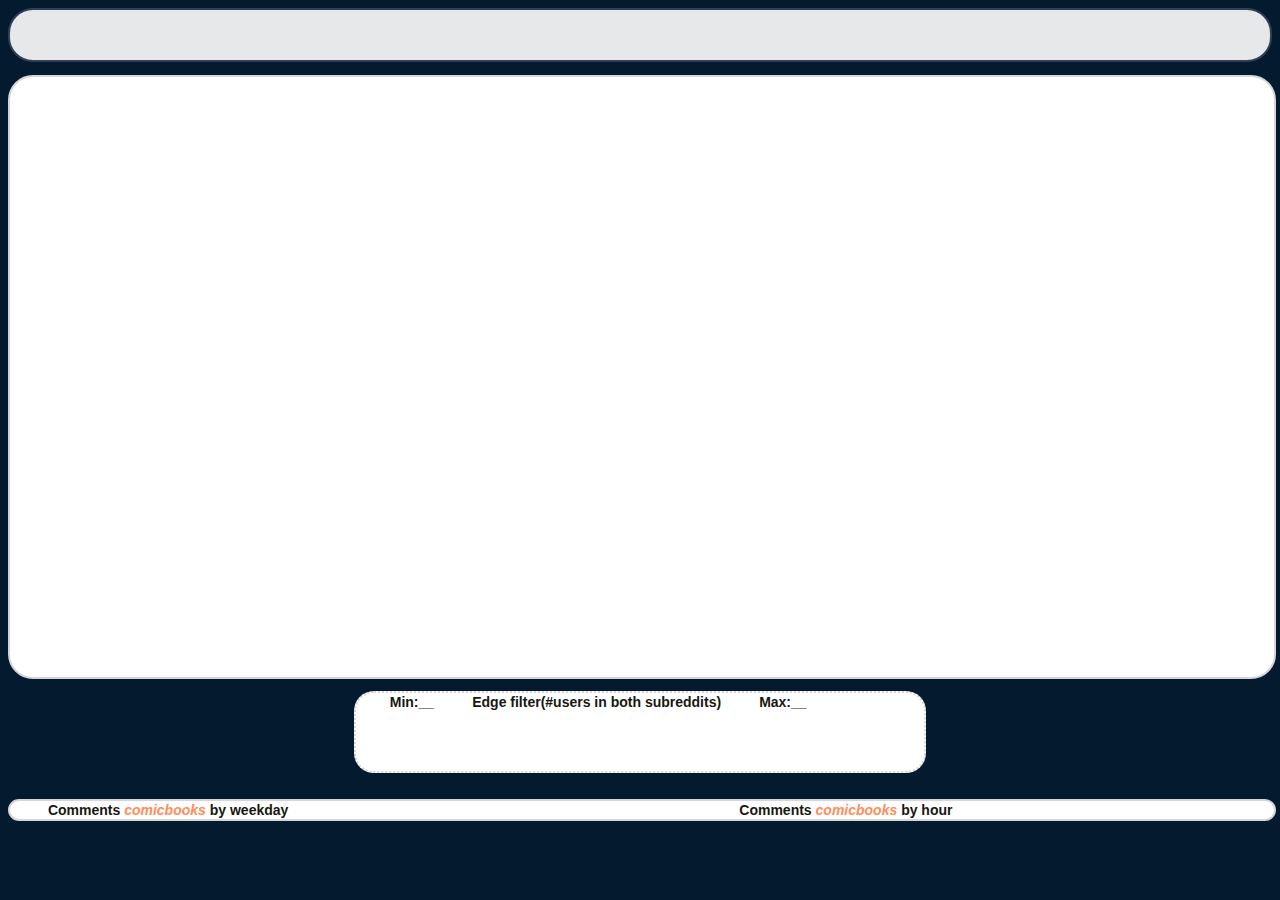
<file: VisualizationsCode/fdl+histogram/index_aux.html>
<!DOCTYPE html>
<meta charset="utf-8">
<head>
    <title>Reddit Viewer</title>
    <script src="https://d3js.org/d3.v4.min.js"></script>
    <script src="../Histogram/histogram.js"></script>
    <script src="../ForceDirectedLayout/fdl.js"></script>
    <script src="../ForceDirectedLayout/edge_bundle.js"></script>
   
    <link rel="stylesheet" type="text/css" href="../Histogram/style.css">
    <link rel="stylesheet" type="text/css" href="../ForceDirectedLayout/style.css">
    <link rel="stylesheet" type="text/css" href="../ForceDirectedLayout/style.css">
    <link rel="stylesheet" type="text/css" href="../ForceDirectedLayout/style_edge.css">
</head>
<style type="text/css">
#view_subtitle {
    border-radius: 25px;
    border: 2px solid #35465c;
    background: #FFFFFF;
    height: 50px;
    opacity:0.9;
    margin: 0 auto;
}
#subtitle{
    width: 60%;
    height: 50px;
    display: block;
    margin: auto;
    padding-top: 12px;
}
#fdl{
    width: 50%; 
    float: left;
    height:600px;
  
}
#edge{
    margin-left: 55%;
    height:600px;
 
}
#histogram_weekday{
    width: 50%; 
    float: left;
}
#histogram_hours{
    margin-left: 55%;
}
#view_top, #view_down, #controller{
    width: 100%; 
    overflow: hidden;
    margin-top: 1%;
    margin-bottom: 1%;
    background: #FFFFFF ;
    border: 2px solid #d8d5da;
    border-radius: 25px;
}
#view_down{
    margin-top: 2%;
}
h2 {
    color: #171810;
    text-align:center;
    font-size: 14px;
    font-family: "Helvetica";
}
#controller{
    margin-top: 5%;
    width: 45%;
    border: 2px dotted #d8d5da;
    background: #FFFFFF  ;
    border-radius: 20px;
    margin: 0 auto;
}
.controller{
    margin: 0 auto;
    display: block;
    padding-left: 2%;
}
body{
    background-color: #041a2f;
}
#histogram_weekday > svg, #histogram_hours svg{
    margin-left: 5%;
}
#sub_weekday, #sub_hour{
    color: #fe8e5c;
    font-size: 14px;

}
#controller_text h1, h2{
    display: inline;
    margin-left: 6%;
}
</style>
<body>
    <div id="view_subtitle">
        <svg id="subtitle"></svg>
    </div>

    <div id="view_top">
        <div id="fdl"></div>
        <div id="edge"> </div>
    </div>
    <div id="controller">
        <div id="controller_text">
            <h2 id="min_force">Min:__</h2>
            <h2>Edge filter(#users in both subreddits) </h2>
            <h2 id="max_force">Max:__</h2>
        </div>
       <svg class="controller" width="500" height="60"></svg>
    </div>

    <div id="view_down">
        <div id="histogram_weekday">
            <h2>Comments <i id="sub_weekday"> comicbooks </i> by weekday</h2>
        </div>
         <div id="histogram_hours">
            <h2>Comments <i id="sub_hour"> comicbooks </i> by hour</h2>
        </div>
    </div>

    <script type="text/javascript">
        // Clylton's variables
        var pra_torar_na_emenda = false;
        var min = 30;
        var max = 80;
        // End of Clylton's variables
        
        var svg_subtitle = d3.select("#subtitle");
        createSubtitle(svg_subtitle);

        var body_fdl = d3.select("#fdl");
        var fdl = new ForceDirectedGraph(500, 350, body_fdl, "https://acff.github.io/redditviewer-visualizacao-2017-1.github.io/VisualizationsCode/ForceDirectedLayout/test.json");    
        fdl.updateThreshold(min, max);

        var body_edge = d3.select("#edge");
        var edgeBundle = new EdgeBundle(900, 600, body_edge, "https://acff.github.io/redditviewer-visualizacao-2017-1.github.io/VisualizationsCode/ForceDirectedLayout/test.json");    
        edgeBundle.updateThreshold(min, max);

        var body_histogram_weekday = d3.select("#histogram_weekday");
        var xScale = ['Sun', 'Mon', 'Tue', 'Wed', 'Thu', 'Fri', 'Sat'];
        var hist = new Histogram(body_histogram_weekday, xScale, "../Histogram/resultByDay.csv", "comicbooks", "h1");
        hist.buildHistogram();

        var body_histogram_hour = d3.select("#histogram_hours");
        var xScale2 = Array.apply(null, {length: 24}).map(Number.call, Number);
        var hist2 = new Histogram(body_histogram_hour, xScale2, "../Histogram/resultByHour.csv", "comicbooks", "h2");
        hist2.buildHistogram();

        var myDispatchFromFDL = d3.dispatch("selectionChanged");
        myDispatchFromFDL.on("selectionChanged",function(){
            //console.log(this.objects);//histogram.refresh(this.objects);
            hist.updateHistogram(this.objects);
            hist2.updateHistogram(this.objects);
            d3.select("#sub_weekday").html(this.objects);
            d3.select("#sub_hour").html(this.objects);  
        });
        fdl.dispatch = myDispatchFromFDL;

        var myDispatchFromEdgeBundle = d3.dispatch("selectionChanged");
        myDispatchFromEdgeBundle.on("selectionChanged",function(){
            //console.log(this.objects);//histogram.refresh(this.objects);
            hist.updateHistogram(this.objects);
            hist2.updateHistogram(this.objects);
            d3.select("#sub_weekday").html(this.objects);
            d3.select("#sub_hour").html(this.objects);         
        });
        edgeBundle.dispatch = myDispatchFromEdgeBundle;
        

//BRUSH ----------------------------------------------------------------------------
        var data = d3.range(800).map(Math.random);
        var svg = d3.select(".controller"),
            width = +svg.attr("width") - 40,
            height = +svg.attr("height") - 20,
            g = svg.append("g").attr("transform", "translate(" + 5 + "," + 0+ ")");
        var x = d3.scaleLinear().range([0, width]).domain([0, 100]),
            y = d3.randomNormal(height / 2, height / 8);
        var brush = d3.brushX()
            .extent([[0, 0], [width, height]])
            .on("start brush end", brushmoved);
        g.append("g")
            .attr("class", "axis axis--x")
            .attr("transform", "translate(0," + height + ")")
            .call(d3.axisBottom(x).tickFormat(function(d) { return (d+"%"); }));
        var gBrush = g.append("g")
            .attr("class", "brush")
            .call(brush);
        gBrush.call(brush.move, [min, max].map(x));
        function brushmoved() {
            var s = d3.event.selection;
            //console.log( d3.event.selection.map(x.invert));
            min = d3.event.selection.map(x.invert)[0];
            max = d3.event.selection.map(x.invert)[1];
            changeThreshold(min, max);

            //d3.select("#min_force").html("Min: "+Number((fdl.curr_bottom_edge_strength).toFixed(1)));  
            //d3.select("#max_force").html("Max: "+Number((fdl.curr_highest_edge_strength).toFixed(1)));  
        }
        
        pra_torar_na_emenda = true;
        
        //controller aux functions
        function changeThreshold(min_threshold, max_threshold) {
            if(pra_torar_na_emenda) {
              fdl.updateThreshold(min_threshold, max_threshold);
              edgeBundle.updateThreshold(min_threshold, max_threshold);
              d3.select("#min_force").html("Min: "+Number((fdl.curr_bottom_edge_strength).toFixed(1)));  
              d3.select("#max_force").html("Max: "+Number((fdl.curr_highest_edge_strength).toFixed(1)));
            } else {
              // Nothing here, as you can see
            }
        }

        //subtitle 
        function createSubtitle(svg) {
            var subs = ["entertainment", "gaming", "humor", "lifestyle", "learning", "news", "television"];
            var color = d3.scaleOrdinal(d3.schemeCategory20);

            for(var i=0; i<subs.length; i++) {
              svg.append('rect')
                .attr("fill", color(subs[i]))
                .attr('x', i*100)
                .attr('y', 0)
                .attr("width", 20)
                .attr("height", 20);

              svg.append("text")
                .attr('x', 22 + i*100)
                .attr("y", 15)
                .style("font-size", "11px")               
                .style("margin-right", "1%")
                .text(subs[i].charAt(0).toUpperCase() + subs[i].slice(1));
            }
        }
    </script>
</body>
</file>
<file: assets/css/ie9.css>
/*
	Stellar by HTML5 UP
	html5up.net | @ajlkn
	Free for personal and commercial use under the CCA 3.0 license (html5up.net/license)
*/

/* Spotlight */

	.spotlight:after {
		content: '';
		display: block;
		clear: both;
	}

	.spotlight .content {
		float: left;
		width: 60%;
	}

	.spotlight .image {
		float: left;
	}

/* Features */

	.features:after {
		content: '';
		display: block;
		clear: both;
	}

	.features li {
		float: left;
	}

/* Statistics */

	.statistics {
		display: inline-block;
		width: auto;
	}

		.statistics:after {
			content: '';
			display: block;
			clear: both;
		}

		.statistics li {
			float: left;
			padding: 1.5em 2.5em;
		}

/* Footer */

	#footer > * {
		float: left;
	}

	#footer .copyright {
		clear: both;
	}
</file>
<file: assets/css/ie8.css>
/*
	Stellar by HTML5 UP
	html5up.net | @ajlkn
	Free for personal and commercial use under the CCA 3.0 license (html5up.net/license)
*/

/* Type */

	body {
		color: #ffffff;
	}

/* Button */

	.button {
		position: relative;
		border: solid 1px !important;
	}

		.button.special {
			border: none !important;
		}

/* Icon */

	.icon.major {
		-ms-behavior: url("assets/js/ie/PIE.htc");
	}

		.icon.major:before {
			font-size: 4em;
			border: 0;
		}

/* Spotlight */

	.spotlight .image {
		position: relative;
		-ms-behavior: url("assets/js/ie/PIE.htc");
	}

		.spotlight .image img {
			position: relative;
			-ms-behavior: url("assets/js/ie/PIE.htc");
		}

/* Features */

	.features li {
		width: 29%;
	}

/* Footer */

	#footer > * {
		width: 50%;
		margin-left: 0;
	}

/* Main */

	#main > .main > .image.main:first-child {
		margin-top: 0;
		margin-left: 0;
		width: 100%;
	}
</file>
<file: VisualizationsCode/ForceDirectedLayout/style.css>
h3 {
    color: #1ABC9C;
    text-align:center;  
    font-style: italic;
    font-size: 14px;
    font-family: "Helvetica";
}

//.links line {
//  //stroke: #999;
//  //stroke-opacity: 0.6;
//}
//
//.nodes circle {
//  stroke: #fff;
//  stroke-width: 1.5px;
//}
//
//.nodes text {
//  pointer-events: none;
//  font: 13px Georgia;
//}
//
</file>
<file: VisualizationsCode/Histogram/style.css>
svg {
    font: 10px sans-serif;
}

.bar {
    stroke: white;
    fill: steelBlue;

}

.axis path, .axis line {
    fill: none;
    stroke: #000;
    shape-rendering: crispEdges;
}

rect.mover {
    stroke: lightSteelBlue;
    stroke-opacity: 0.3;
    fill: lightSteelBlue;
    fill-opacity: 0.1;
}
</file>
<file: VisualizationsCode/ForceDirectedLayout/style_edge.css>
.node {
  font: 300 11px "Helvetica Neue", Helvetica, Arial, sans-serif;
  //fill: #bbb;
}

.node:hover {
  fill: #000;
}

.link {
  stroke: steelblue;
  stroke-opacity: 0.4;
  fill: none;
  pointer-events: none;
}

.node:hover,
.node--source,
.node--target {
  font-weight: 900;
}

.node--source {
  fill: #33c;
}

.node--target {
  fill: #33c;
}

.link--source,
.link--target {
  stroke-opacity: 1;
  stroke-width: 2px;
}

.link--source {
  stroke: #2ca02c;
}

.link--target {
  stroke: #2ca02c;
}
</file>
<file: assets/css/main.css>
@import url(font-awesome.min.css);
@import "https://fonts.googleapis.com/css?family=Source+Sans+Pro:300,400";

/*
	Stellar by HTML5 UP
	html5up.net | @ajlkn
	Free for personal and commercial use under the CCA 3.0 license (html5up.net/license)
*/

/* Reset */

	html, body, div, span, applet, object, iframe, h1, h2, h3, h4, h5, h6, p, blockquote, pre, a, abbr, acronym, address, big, cite, code, del, dfn, em, img, ins, kbd, q, s, samp, small, strike, strong, sub, sup, tt, var, b, u, i, center, dl, dt, dd, ol, ul, li, fieldset, form, label, legend, table, caption, tbody, tfoot, thead, tr, th, td, article, aside, canvas, details, embed, figure, figcaption, footer, header, hgroup, menu, nav, output, ruby, section, summary, time, mark, audio, video {
		margin: 0;
		padding: 0;
		border: 0;
		font-size: 100%;
		font: inherit;
		vertical-align: baseline;
	}

	article, aside, details, figcaption, figure, footer, header, hgroup, menu, nav, section {
		display: block;
	}

	body {
		line-height: 1;
	}

	ol, ul {
		list-style: none;
	}

	blockquote, q {
		quotes: none;
	}

	blockquote:before, blockquote:after, q:before, q:after {
		content: '';
		content: none;
	}

	table {
		border-collapse: collapse;
		border-spacing: 0;
	}

	body {
		-webkit-text-size-adjust: none;
	}

/* Box Model */

	*, *:before, *:after {
		-moz-box-sizing: border-box;
		-webkit-box-sizing: border-box;
		box-sizing: border-box;
	}

/* Grid */

	.row {
		border-bottom: solid 1px transparent;
		-moz-box-sizing: border-box;
		-webkit-box-sizing: border-box;
		box-sizing: border-box;
	}

	.row > * {
		float: left;
		-moz-box-sizing: border-box;
		-webkit-box-sizing: border-box;
		box-sizing: border-box;
	}

	.row:after, .row:before {
		content: '';
		display: block;
		clear: both;
		height: 0;
	}

	.row.uniform > * > :first-child {
		margin-top: 0;
	}

	.row.uniform > * > :last-child {
		margin-bottom: 0;
	}

	.row.\30 \25 > * {
		padding: 0 0 0 0em;
	}

	.row.\30 \25 {
		margin: 0 0 -1px 0em;
	}

	.row.uniform.\30 \25 > * {
		padding: 0em 0 0 0em;
	}

	.row.uniform.\30 \25 {
		margin: 0em 0 -1px 0em;
	}

	.row > * {
		padding: 0 0 0 1.5em;
	}

	.row {
		margin: 0 0 -1px -1.5em;
	}

	.row.uniform > * {
		padding: 1.5em 0 0 1.5em;
	}

	.row.uniform {
		margin: -1.5em 0 -1px -1.5em;
	}

	.row.\32 00\25 > * {
		padding: 0 0 0 3em;
	}

	.row.\32 00\25 {
		margin: 0 0 -1px -3em;
	}

	.row.uniform.\32 00\25 > * {
		padding: 3em 0 0 3em;
	}

	.row.uniform.\32 00\25 {
		margin: -3em 0 -1px -3em;
	}

	.row.\31 50\25 > * {
		padding: 0 0 0 2.25em;
	}

	.row.\31 50\25 {
		margin: 0 0 -1px -2.25em;
	}

	.row.uniform.\31 50\25 > * {
		padding: 2.25em 0 0 2.25em;
	}

	.row.uniform.\31 50\25 {
		margin: -2.25em 0 -1px -2.25em;
	}

	.row.\35 0\25 > * {
		padding: 0 0 0 0.75em;
	}

	.row.\35 0\25 {
		margin: 0 0 -1px -0.75em;
	}

	.row.uniform.\35 0\25 > * {
		padding: 0.75em 0 0 0.75em;
	}

	.row.uniform.\35 0\25 {
		margin: -0.75em 0 -1px -0.75em;
	}

	.row.\32 5\25 > * {
		padding: 0 0 0 0.375em;
	}

	.row.\32 5\25 {
		margin: 0 0 -1px -0.375em;
	}

	.row.uniform.\32 5\25 > * {
		padding: 0.375em 0 0 0.375em;
	}

	.row.uniform.\32 5\25 {
		margin: -0.375em 0 -1px -0.375em;
	}

	.\31 2u, .\31 2u\24 {
		width: 100%;
		clear: none;
		margin-left: 0;
	}

	.\31 1u, .\31 1u\24 {
		width: 91.6666666667%;
		clear: none;
		margin-left: 0;
	}

	.\31 0u, .\31 0u\24 {
		width: 83.3333333333%;
		clear: none;
		margin-left: 0;
	}

	.\39 u, .\39 u\24 {
		width: 75%;
		clear: none;
		margin-left: 0;
	}

	.\38 u, .\38 u\24 {
		width: 66.6666666667%;
		clear: none;
		margin-left: 0;
	}

	.\37 u, .\37 u\24 {
		width: 58.3333333333%;
		clear: none;
		margin-left: 0;
	}

	.\36 u, .\36 u\24 {
		width: 50%;
		clear: none;
		margin-left: 0;
	}

	.\35 u, .\35 u\24 {
		width: 41.6666666667%;
		clear: none;
		margin-left: 0;
	}

	.\34 u, .\34 u\24 {
		width: 33.3333333333%;
		clear: none;
		margin-left: 0;
	}

	.\33 u, .\33 u\24 {
		width: 25%;
		clear: none;
		margin-left: 0;
	}

	.\32 u, .\32 u\24 {
		width: 16.6666666667%;
		clear: none;
		margin-left: 0;
	}

	.\31 u, .\31 u\24 {
		width: 8.3333333333%;
		clear: none;
		margin-left: 0;
	}

	.\31 2u\24 + *,
	.\31 1u\24 + *,
	.\31 0u\24 + *,
	.\39 u\24 + *,
	.\38 u\24 + *,
	.\37 u\24 + *,
	.\36 u\24 + *,
	.\35 u\24 + *,
	.\34 u\24 + *,
	.\33 u\24 + *,
	.\32 u\24 + *,
	.\31 u\24 + * {
		clear: left;
	}

	.\-11u {
		margin-left: 91.66667%;
	}

	.\-10u {
		margin-left: 83.33333%;
	}

	.\-9u {
		margin-left: 75%;
	}

	.\-8u {
		margin-left: 66.66667%;
	}

	.\-7u {
		margin-left: 58.33333%;
	}

	.\-6u {
		margin-left: 50%;
	}

	.\-5u {
		margin-left: 41.66667%;
	}

	.\-4u {
		margin-left: 33.33333%;
	}

	.\-3u {
		margin-left: 25%;
	}

	.\-2u {
		margin-left: 16.66667%;
	}

	.\-1u {
		margin-left: 8.33333%;
	}

	@media screen and (max-width: 1680px) {

		.row > * {
			padding: 0 0 0 1.5em;
		}

		.row {
			margin: 0 0 -1px -1.5em;
		}

		.row.uniform > * {
			padding: 1.5em 0 0 1.5em;
		}

		.row.uniform {
			margin: -1.5em 0 -1px -1.5em;
		}

		.row.\32 00\25 > * {
			padding: 0 0 0 3em;
		}

		.row.\32 00\25 {
			margin: 0 0 -1px -3em;
		}

		.row.uniform.\32 00\25 > * {
			padding: 3em 0 0 3em;
		}

		.row.uniform.\32 00\25 {
			margin: -3em 0 -1px -3em;
		}

		.row.\31 50\25 > * {
			padding: 0 0 0 2.25em;
		}

		.row.\31 50\25 {
			margin: 0 0 -1px -2.25em;
		}

		.row.uniform.\31 50\25 > * {
			padding: 2.25em 0 0 2.25em;
		}

		.row.uniform.\31 50\25 {
			margin: -2.25em 0 -1px -2.25em;
		}

		.row.\35 0\25 > * {
			padding: 0 0 0 0.75em;
		}

		.row.\35 0\25 {
			margin: 0 0 -1px -0.75em;
		}

		.row.uniform.\35 0\25 > * {
			padding: 0.75em 0 0 0.75em;
		}

		.row.uniform.\35 0\25 {
			margin: -0.75em 0 -1px -0.75em;
		}

		.row.\32 5\25 > * {
			padding: 0 0 0 0.375em;
		}

		.row.\32 5\25 {
			margin: 0 0 -1px -0.375em;
		}

		.row.uniform.\32 5\25 > * {
			padding: 0.375em 0 0 0.375em;
		}

		.row.uniform.\32 5\25 {
			margin: -0.375em 0 -1px -0.375em;
		}

		.\31 2u\28xlarge\29, .\31 2u\24\28xlarge\29 {
			width: 100%;
			clear: none;
			margin-left: 0;
		}

		.\31 1u\28xlarge\29, .\31 1u\24\28xlarge\29 {
			width: 91.6666666667%;
			clear: none;
			margin-left: 0;
		}

		.\31 0u\28xlarge\29, .\31 0u\24\28xlarge\29 {
			width: 83.3333333333%;
			clear: none;
			margin-left: 0;
		}

		.\39 u\28xlarge\29, .\39 u\24\28xlarge\29 {
			width: 75%;
			clear: none;
			margin-left: 0;
		}

		.\38 u\28xlarge\29, .\38 u\24\28xlarge\29 {
			width: 66.6666666667%;
			clear: none;
			margin-left: 0;
		}

		.\37 u\28xlarge\29, .\37 u\24\28xlarge\29 {
			width: 58.3333333333%;
			clear: none;
			margin-left: 0;
		}

		.\36 u\28xlarge\29, .\36 u\24\28xlarge\29 {
			width: 50%;
			clear: none;
			margin-left: 0;
		}

		.\35 u\28xlarge\29, .\35 u\24\28xlarge\29 {
			width: 41.6666666667%;
			clear: none;
			margin-left: 0;
		}

		.\34 u\28xlarge\29, .\34 u\24\28xlarge\29 {
			width: 33.3333333333%;
			clear: none;
			margin-left: 0;
		}

		.\33 u\28xlarge\29, .\33 u\24\28xlarge\29 {
			width: 25%;
			clear: none;
			margin-left: 0;
		}

		.\32 u\28xlarge\29, .\32 u\24\28xlarge\29 {
			width: 16.6666666667%;
			clear: none;
			margin-left: 0;
		}

		.\31 u\28xlarge\29, .\31 u\24\28xlarge\29 {
			width: 8.3333333333%;
			clear: none;
			margin-left: 0;
		}

		.\31 2u\24\28xlarge\29 + *,
		.\31 1u\24\28xlarge\29 + *,
		.\31 0u\24\28xlarge\29 + *,
		.\39 u\24\28xlarge\29 + *,
		.\38 u\24\28xlarge\29 + *,
		.\37 u\24\28xlarge\29 + *,
		.\36 u\24\28xlarge\29 + *,
		.\35 u\24\28xlarge\29 + *,
		.\34 u\24\28xlarge\29 + *,
		.\33 u\24\28xlarge\29 + *,
		.\32 u\24\28xlarge\29 + *,
		.\31 u\24\28xlarge\29 + * {
			clear: left;
		}

		.\-11u\28xlarge\29 {
			margin-left: 91.66667%;
		}

		.\-10u\28xlarge\29 {
			margin-left: 83.33333%;
		}

		.\-9u\28xlarge\29 {
			margin-left: 75%;
		}

		.\-8u\28xlarge\29 {
			margin-left: 66.66667%;
		}

		.\-7u\28xlarge\29 {
			margin-left: 58.33333%;
		}

		.\-6u\28xlarge\29 {
			margin-left: 50%;
		}

		.\-5u\28xlarge\29 {
			margin-left: 41.66667%;
		}

		.\-4u\28xlarge\29 {
			margin-left: 33.33333%;
		}

		.\-3u\28xlarge\29 {
			margin-left: 25%;
		}

		.\-2u\28xlarge\29 {
			margin-left: 16.66667%;
		}

		.\-1u\28xlarge\29 {
			margin-left: 8.33333%;
		}

	}

	@media screen and (max-width: 1280px) {

		.row > * {
			padding: 0 0 0 1.5em;
		}

		.row {
			margin: 0 0 -1px -1.5em;
		}

		.row.uniform > * {
			padding: 1.5em 0 0 1.5em;
		}

		.row.uniform {
			margin: -1.5em 0 -1px -1.5em;
		}

		.row.\32 00\25 > * {
			padding: 0 0 0 3em;
		}

		.row.\32 00\25 {
			margin: 0 0 -1px -3em;
		}

		.row.uniform.\32 00\25 > * {
			padding: 3em 0 0 3em;
		}

		.row.uniform.\32 00\25 {
			margin: -3em 0 -1px -3em;
		}

		.row.\31 50\25 > * {
			padding: 0 0 0 2.25em;
		}

		.row.\31 50\25 {
			margin: 0 0 -1px -2.25em;
		}

		.row.uniform.\31 50\25 > * {
			padding: 2.25em 0 0 2.25em;
		}

		.row.uniform.\31 50\25 {
			margin: -2.25em 0 -1px -2.25em;
		}

		.row.\35 0\25 > * {
			padding: 0 0 0 0.75em;
		}

		.row.\35 0\25 {
			margin: 0 0 -1px -0.75em;
		}

		.row.uniform.\35 0\25 > * {
			padding: 0.75em 0 0 0.75em;
		}

		.row.uniform.\35 0\25 {
			margin: -0.75em 0 -1px -0.75em;
		}

		.row.\32 5\25 > * {
			padding: 0 0 0 0.375em;
		}

		.row.\32 5\25 {
			margin: 0 0 -1px -0.375em;
		}

		.row.uniform.\32 5\25 > * {
			padding: 0.375em 0 0 0.375em;
		}

		.row.uniform.\32 5\25 {
			margin: -0.375em 0 -1px -0.375em;
		}

		.\31 2u\28large\29, .\31 2u\24\28large\29 {
			width: 100%;
			clear: none;
			margin-left: 0;
		}

		.\31 1u\28large\29, .\31 1u\24\28large\29 {
			width: 91.6666666667%;
			clear: none;
			margin-left: 0;
		}

		.\31 0u\28large\29, .\31 0u\24\28large\29 {
			width: 83.3333333333%;
			clear: none;
			margin-left: 0;
		}

		.\39 u\28large\29, .\39 u\24\28large\29 {
			width: 75%;
			clear: none;
			margin-left: 0;
		}

		.\38 u\28large\29, .\38 u\24\28large\29 {
			width: 66.6666666667%;
			clear: none;
			margin-left: 0;
		}

		.\37 u\28large\29, .\37 u\24\28large\29 {
			width: 58.3333333333%;
			clear: none;
			margin-left: 0;
		}

		.\36 u\28large\29, .\36 u\24\28large\29 {
			width: 50%;
			clear: none;
			margin-left: 0;
		}

		.\35 u\28large\29, .\35 u\24\28large\29 {
			width: 41.6666666667%;
			clear: none;
			margin-left: 0;
		}

		.\34 u\28large\29, .\34 u\24\28large\29 {
			width: 33.3333333333%;
			clear: none;
			margin-left: 0;
		}

		.\33 u\28large\29, .\33 u\24\28large\29 {
			width: 25%;
			clear: none;
			margin-left: 0;
		}

		.\32 u\28large\29, .\32 u\24\28large\29 {
			width: 16.6666666667%;
			clear: none;
			margin-left: 0;
		}

		.\31 u\28large\29, .\31 u\24\28large\29 {
			width: 8.3333333333%;
			clear: none;
			margin-left: 0;
		}

		.\31 2u\24\28large\29 + *,
		.\31 1u\24\28large\29 + *,
		.\31 0u\24\28large\29 + *,
		.\39 u\24\28large\29 + *,
		.\38 u\24\28large\29 + *,
		.\37 u\24\28large\29 + *,
		.\36 u\24\28large\29 + *,
		.\35 u\24\28large\29 + *,
		.\34 u\24\28large\29 + *,
		.\33 u\24\28large\29 + *,
		.\32 u\24\28large\29 + *,
		.\31 u\24\28large\29 + * {
			clear: left;
		}

		.\-11u\28large\29 {
			margin-left: 91.66667%;
		}

		.\-10u\28large\29 {
			margin-left: 83.33333%;
		}

		.\-9u\28large\29 {
			margin-left: 75%;
		}

		.\-8u\28large\29 {
			margin-left: 66.66667%;
		}

		.\-7u\28large\29 {
			margin-left: 58.33333%;
		}

		.\-6u\28large\29 {
			margin-left: 50%;
		}

		.\-5u\28large\29 {
			margin-left: 41.66667%;
		}

		.\-4u\28large\29 {
			margin-left: 33.33333%;
		}

		.\-3u\28large\29 {
			margin-left: 25%;
		}

		.\-2u\28large\29 {
			margin-left: 16.66667%;
		}

		.\-1u\28large\29 {
			margin-left: 8.33333%;
		}

	}

	@media screen and (max-width: 980px) {

		.row > * {
			padding: 0 0 0 1.5em;
		}

		.row {
			margin: 0 0 -1px -1.5em;
		}

		.row.uniform > * {
			padding: 1.5em 0 0 1.5em;
		}

		.row.uniform {
			margin: -1.5em 0 -1px -1.5em;
		}

		.row.\32 00\25 > * {
			padding: 0 0 0 3em;
		}

		.row.\32 00\25 {
			margin: 0 0 -1px -3em;
		}

		.row.uniform.\32 00\25 > * {
			padding: 3em 0 0 3em;
		}

		.row.uniform.\32 00\25 {
			margin: -3em 0 -1px -3em;
		}

		.row.\31 50\25 > * {
			padding: 0 0 0 2.25em;
		}

		.row.\31 50\25 {
			margin: 0 0 -1px -2.25em;
		}

		.row.uniform.\31 50\25 > * {
			padding: 2.25em 0 0 2.25em;
		}

		.row.uniform.\31 50\25 {
			margin: -2.25em 0 -1px -2.25em;
		}

		.row.\35 0\25 > * {
			padding: 0 0 0 0.75em;
		}

		.row.\35 0\25 {
			margin: 0 0 -1px -0.75em;
		}

		.row.uniform.\35 0\25 > * {
			padding: 0.75em 0 0 0.75em;
		}

		.row.uniform.\35 0\25 {
			margin: -0.75em 0 -1px -0.75em;
		}

		.row.\32 5\25 > * {
			padding: 0 0 0 0.375em;
		}

		.row.\32 5\25 {
			margin: 0 0 -1px -0.375em;
		}

		.row.uniform.\32 5\25 > * {
			padding: 0.375em 0 0 0.375em;
		}

		.row.uniform.\32 5\25 {
			margin: -0.375em 0 -1px -0.375em;
		}

		.\31 2u\28medium\29, .\31 2u\24\28medium\29 {
			width: 100%;
			clear: none;
			margin-left: 0;
		}

		.\31 1u\28medium\29, .\31 1u\24\28medium\29 {
			width: 91.6666666667%;
			clear: none;
			margin-left: 0;
		}

		.\31 0u\28medium\29, .\31 0u\24\28medium\29 {
			width: 83.3333333333%;
			clear: none;
			margin-left: 0;
		}

		.\39 u\28medium\29, .\39 u\24\28medium\29 {
			width: 75%;
			clear: none;
			margin-left: 0;
		}

		.\38 u\28medium\29, .\38 u\24\28medium\29 {
			width: 66.6666666667%;
			clear: none;
			margin-left: 0;
		}

		.\37 u\28medium\29, .\37 u\24\28medium\29 {
			width: 58.3333333333%;
			clear: none;
			margin-left: 0;
		}

		.\36 u\28medium\29, .\36 u\24\28medium\29 {
			width: 50%;
			clear: none;
			margin-left: 0;
		}

		.\35 u\28medium\29, .\35 u\24\28medium\29 {
			width: 41.6666666667%;
			clear: none;
			margin-left: 0;
		}

		.\34 u\28medium\29, .\34 u\24\28medium\29 {
			width: 33.3333333333%;
			clear: none;
			margin-left: 0;
		}

		.\33 u\28medium\29, .\33 u\24\28medium\29 {
			width: 25%;
			clear: none;
			margin-left: 0;
		}

		.\32 u\28medium\29, .\32 u\24\28medium\29 {
			width: 16.6666666667%;
			clear: none;
			margin-left: 0;
		}

		.\31 u\28medium\29, .\31 u\24\28medium\29 {
			width: 8.3333333333%;
			clear: none;
			margin-left: 0;
		}

		.\31 2u\24\28medium\29 + *,
		.\31 1u\24\28medium\29 + *,
		.\31 0u\24\28medium\29 + *,
		.\39 u\24\28medium\29 + *,
		.\38 u\24\28medium\29 + *,
		.\37 u\24\28medium\29 + *,
		.\36 u\24\28medium\29 + *,
		.\35 u\24\28medium\29 + *,
		.\34 u\24\28medium\29 + *,
		.\33 u\24\28medium\29 + *,
		.\32 u\24\28medium\29 + *,
		.\31 u\24\28medium\29 + * {
			clear: left;
		}

		.\-11u\28medium\29 {
			margin-left: 91.66667%;
		}

		.\-10u\28medium\29 {
			margin-left: 83.33333%;
		}

		.\-9u\28medium\29 {
			margin-left: 75%;
		}

		.\-8u\28medium\29 {
			margin-left: 66.66667%;
		}

		.\-7u\28medium\29 {
			margin-left: 58.33333%;
		}

		.\-6u\28medium\29 {
			margin-left: 50%;
		}

		.\-5u\28medium\29 {
			margin-left: 41.66667%;
		}

		.\-4u\28medium\29 {
			margin-left: 33.33333%;
		}

		.\-3u\28medium\29 {
			margin-left: 25%;
		}

		.\-2u\28medium\29 {
			margin-left: 16.66667%;
		}

		.\-1u\28medium\29 {
			margin-left: 8.33333%;
		}

	}

	@media screen and (max-width: 736px) {

		.row > * {
			padding: 0 0 0 1em;
		}

		.row {
			margin: 0 0 -1px -1em;
		}

		.row.uniform > * {
			padding: 1em 0 0 1em;
		}

		.row.uniform {
			margin: -1em 0 -1px -1em;
		}

		.row.\32 00\25 > * {
			padding: 0 0 0 2em;
		}

		.row.\32 00\25 {
			margin: 0 0 -1px -2em;
		}

		.row.uniform.\32 00\25 > * {
			padding: 2em 0 0 2em;
		}

		.row.uniform.\32 00\25 {
			margin: -2em 0 -1px -2em;
		}

		.row.\31 50\25 > * {
			padding: 0 0 0 1.5em;
		}

		.row.\31 50\25 {
			margin: 0 0 -1px -1.5em;
		}

		.row.uniform.\31 50\25 > * {
			padding: 1.5em 0 0 1.5em;
		}

		.row.uniform.\31 50\25 {
			margin: -1.5em 0 -1px -1.5em;
		}

		.row.\35 0\25 > * {
			padding: 0 0 0 0.5em;
		}

		.row.\35 0\25 {
			margin: 0 0 -1px -0.5em;
		}

		.row.uniform.\35 0\25 > * {
			padding: 0.5em 0 0 0.5em;
		}

		.row.uniform.\35 0\25 {
			margin: -0.5em 0 -1px -0.5em;
		}

		.row.\32 5\25 > * {
			padding: 0 0 0 0.25em;
		}

		.row.\32 5\25 {
			margin: 0 0 -1px -0.25em;
		}

		.row.uniform.\32 5\25 > * {
			padding: 0.25em 0 0 0.25em;
		}

		.row.uniform.\32 5\25 {
			margin: -0.25em 0 -1px -0.25em;
		}

		.\31 2u\28small\29, .\31 2u\24\28small\29 {
			width: 100%;
			clear: none;
			margin-left: 0;
		}

		.\31 1u\28small\29, .\31 1u\24\28small\29 {
			width: 91.6666666667%;
			clear: none;
			margin-left: 0;
		}

		.\31 0u\28small\29, .\31 0u\24\28small\29 {
			width: 83.3333333333%;
			clear: none;
			margin-left: 0;
		}

		.\39 u\28small\29, .\39 u\24\28small\29 {
			width: 75%;
			clear: none;
			margin-left: 0;
		}

		.\38 u\28small\29, .\38 u\24\28small\29 {
			width: 66.6666666667%;
			clear: none;
			margin-left: 0;
		}

		.\37 u\28small\29, .\37 u\24\28small\29 {
			width: 58.3333333333%;
			clear: none;
			margin-left: 0;
		}

		.\36 u\28small\29, .\36 u\24\28small\29 {
			width: 50%;
			clear: none;
			margin-left: 0;
		}

		.\35 u\28small\29, .\35 u\24\28small\29 {
			width: 41.6666666667%;
			clear: none;
			margin-left: 0;
		}

		.\34 u\28small\29, .\34 u\24\28small\29 {
			width: 33.3333333333%;
			clear: none;
			margin-left: 0;
		}

		.\33 u\28small\29, .\33 u\24\28small\29 {
			width: 25%;
			clear: none;
			margin-left: 0;
		}

		.\32 u\28small\29, .\32 u\24\28small\29 {
			width: 16.6666666667%;
			clear: none;
			margin-left: 0;
		}

		.\31 u\28small\29, .\31 u\24\28small\29 {
			width: 8.3333333333%;
			clear: none;
			margin-left: 0;
		}

		.\31 2u\24\28small\29 + *,
		.\31 1u\24\28small\29 + *,
		.\31 0u\24\28small\29 + *,
		.\39 u\24\28small\29 + *,
		.\38 u\24\28small\29 + *,
		.\37 u\24\28small\29 + *,
		.\36 u\24\28small\29 + *,
		.\35 u\24\28small\29 + *,
		.\34 u\24\28small\29 + *,
		.\33 u\24\28small\29 + *,
		.\32 u\24\28small\29 + *,
		.\31 u\24\28small\29 + * {
			clear: left;
		}

		.\-11u\28small\29 {
			margin-left: 91.66667%;
		}

		.\-10u\28small\29 {
			margin-left: 83.33333%;
		}

		.\-9u\28small\29 {
			margin-left: 75%;
		}

		.\-8u\28small\29 {
			margin-left: 66.66667%;
		}

		.\-7u\28small\29 {
			margin-left: 58.33333%;
		}

		.\-6u\28small\29 {
			margin-left: 50%;
		}

		.\-5u\28small\29 {
			margin-left: 41.66667%;
		}

		.\-4u\28small\29 {
			margin-left: 33.33333%;
		}

		.\-3u\28small\29 {
			margin-left: 25%;
		}

		.\-2u\28small\29 {
			margin-left: 16.66667%;
		}

		.\-1u\28small\29 {
			margin-left: 8.33333%;
		}

	}

	@media screen and (max-width: 480px) {

		.row > * {
			padding: 0 0 0 1em;
		}

		.row {
			margin: 0 0 -1px -1em;
		}

		.row.uniform > * {
			padding: 1em 0 0 1em;
		}

		.row.uniform {
			margin: -1em 0 -1px -1em;
		}

		.row.\32 00\25 > * {
			padding: 0 0 0 2em;
		}

		.row.\32 00\25 {
			margin: 0 0 -1px -2em;
		}

		.row.uniform.\32 00\25 > * {
			padding: 2em 0 0 2em;
		}

		.row.uniform.\32 00\25 {
			margin: -2em 0 -1px -2em;
		}

		.row.\31 50\25 > * {
			padding: 0 0 0 1.5em;
		}

		.row.\31 50\25 {
			margin: 0 0 -1px -1.5em;
		}

		.row.uniform.\31 50\25 > * {
			padding: 1.5em 0 0 1.5em;
		}

		.row.uniform.\31 50\25 {
			margin: -1.5em 0 -1px -1.5em;
		}

		.row.\35 0\25 > * {
			padding: 0 0 0 0.5em;
		}

		.row.\35 0\25 {
			margin: 0 0 -1px -0.5em;
		}

		.row.uniform.\35 0\25 > * {
			padding: 0.5em 0 0 0.5em;
		}

		.row.uniform.\35 0\25 {
			margin: -0.5em 0 -1px -0.5em;
		}

		.row.\32 5\25 > * {
			padding: 0 0 0 0.25em;
		}

		.row.\32 5\25 {
			margin: 0 0 -1px -0.25em;
		}

		.row.uniform.\32 5\25 > * {
			padding: 0.25em 0 0 0.25em;
		}

		.row.uniform.\32 5\25 {
			margin: -0.25em 0 -1px -0.25em;
		}

		.\31 2u\28xsmall\29, .\31 2u\24\28xsmall\29 {
			width: 100%;
			clear: none;
			margin-left: 0;
		}

		.\31 1u\28xsmall\29, .\31 1u\24\28xsmall\29 {
			width: 91.6666666667%;
			clear: none;
			margin-left: 0;
		}

		.\31 0u\28xsmall\29, .\31 0u\24\28xsmall\29 {
			width: 83.3333333333%;
			clear: none;
			margin-left: 0;
		}

		.\39 u\28xsmall\29, .\39 u\24\28xsmall\29 {
			width: 75%;
			clear: none;
			margin-left: 0;
		}

		.\38 u\28xsmall\29, .\38 u\24\28xsmall\29 {
			width: 66.6666666667%;
			clear: none;
			margin-left: 0;
		}

		.\37 u\28xsmall\29, .\37 u\24\28xsmall\29 {
			width: 58.3333333333%;
			clear: none;
			margin-left: 0;
		}

		.\36 u\28xsmall\29, .\36 u\24\28xsmall\29 {
			width: 50%;
			clear: none;
			margin-left: 0;
		}

		.\35 u\28xsmall\29, .\35 u\24\28xsmall\29 {
			width: 41.6666666667%;
			clear: none;
			margin-left: 0;
		}

		.\34 u\28xsmall\29, .\34 u\24\28xsmall\29 {
			width: 33.3333333333%;
			clear: none;
			margin-left: 0;
		}

		.\33 u\28xsmall\29, .\33 u\24\28xsmall\29 {
			width: 25%;
			clear: none;
			margin-left: 0;
		}

		.\32 u\28xsmall\29, .\32 u\24\28xsmall\29 {
			width: 16.6666666667%;
			clear: none;
			margin-left: 0;
		}

		.\31 u\28xsmall\29, .\31 u\24\28xsmall\29 {
			width: 8.3333333333%;
			clear: none;
			margin-left: 0;
		}

		.\31 2u\24\28xsmall\29 + *,
		.\31 1u\24\28xsmall\29 + *,
		.\31 0u\24\28xsmall\29 + *,
		.\39 u\24\28xsmall\29 + *,
		.\38 u\24\28xsmall\29 + *,
		.\37 u\24\28xsmall\29 + *,
		.\36 u\24\28xsmall\29 + *,
		.\35 u\24\28xsmall\29 + *,
		.\34 u\24\28xsmall\29 + *,
		.\33 u\24\28xsmall\29 + *,
		.\32 u\24\28xsmall\29 + *,
		.\31 u\24\28xsmall\29 + * {
			clear: left;
		}

		.\-11u\28xsmall\29 {
			margin-left: 91.66667%;
		}

		.\-10u\28xsmall\29 {
			margin-left: 83.33333%;
		}

		.\-9u\28xsmall\29 {
			margin-left: 75%;
		}

		.\-8u\28xsmall\29 {
			margin-left: 66.66667%;
		}

		.\-7u\28xsmall\29 {
			margin-left: 58.33333%;
		}

		.\-6u\28xsmall\29 {
			margin-left: 50%;
		}

		.\-5u\28xsmall\29 {
			margin-left: 41.66667%;
		}

		.\-4u\28xsmall\29 {
			margin-left: 33.33333%;
		}

		.\-3u\28xsmall\29 {
			margin-left: 25%;
		}

		.\-2u\28xsmall\29 {
			margin-left: 16.66667%;
		}

		.\-1u\28xsmall\29 {
			margin-left: 8.33333%;
		}

	}

	@media screen and (max-width: 360px) {

		.row > * {
			padding: 0 0 0 1em;
		}

		.row {
			margin: 0 0 -1px -1em;
		}

		.row.uniform > * {
			padding: 1em 0 0 1em;
		}

		.row.uniform {
			margin: -1em 0 -1px -1em;
		}

		.row.\32 00\25 > * {
			padding: 0 0 0 2em;
		}

		.row.\32 00\25 {
			margin: 0 0 -1px -2em;
		}

		.row.uniform.\32 00\25 > * {
			padding: 2em 0 0 2em;
		}

		.row.uniform.\32 00\25 {
			margin: -2em 0 -1px -2em;
		}

		.row.\31 50\25 > * {
			padding: 0 0 0 1.5em;
		}

		.row.\31 50\25 {
			margin: 0 0 -1px -1.5em;
		}

		.row.uniform.\31 50\25 > * {
			padding: 1.5em 0 0 1.5em;
		}

		.row.uniform.\31 50\25 {
			margin: -1.5em 0 -1px -1.5em;
		}

		.row.\35 0\25 > * {
			padding: 0 0 0 0.5em;
		}

		.row.\35 0\25 {
			margin: 0 0 -1px -0.5em;
		}

		.row.uniform.\35 0\25 > * {
			padding: 0.5em 0 0 0.5em;
		}

		.row.uniform.\35 0\25 {
			margin: -0.5em 0 -1px -0.5em;
		}

		.row.\32 5\25 > * {
			padding: 0 0 0 0.25em;
		}

		.row.\32 5\25 {
			margin: 0 0 -1px -0.25em;
		}

		.row.uniform.\32 5\25 > * {
			padding: 0.25em 0 0 0.25em;
		}

		.row.uniform.\32 5\25 {
			margin: -0.25em 0 -1px -0.25em;
		}

		.\31 2u\28xxsmall\29, .\31 2u\24\28xxsmall\29 {
			width: 100%;
			clear: none;
			margin-left: 0;
		}

		.\31 1u\28xxsmall\29, .\31 1u\24\28xxsmall\29 {
			width: 91.6666666667%;
			clear: none;
			margin-left: 0;
		}

		.\31 0u\28xxsmall\29, .\31 0u\24\28xxsmall\29 {
			width: 83.3333333333%;
			clear: none;
			margin-left: 0;
		}

		.\39 u\28xxsmall\29, .\39 u\24\28xxsmall\29 {
			width: 75%;
			clear: none;
			margin-left: 0;
		}

		.\38 u\28xxsmall\29, .\38 u\24\28xxsmall\29 {
			width: 66.6666666667%;
			clear: none;
			margin-left: 0;
		}

		.\37 u\28xxsmall\29, .\37 u\24\28xxsmall\29 {
			width: 58.3333333333%;
			clear: none;
			margin-left: 0;
		}

		.\36 u\28xxsmall\29, .\36 u\24\28xxsmall\29 {
			width: 50%;
			clear: none;
			margin-left: 0;
		}

		.\35 u\28xxsmall\29, .\35 u\24\28xxsmall\29 {
			width: 41.6666666667%;
			clear: none;
			margin-left: 0;
		}

		.\34 u\28xxsmall\29, .\34 u\24\28xxsmall\29 {
			width: 33.3333333333%;
			clear: none;
			margin-left: 0;
		}

		.\33 u\28xxsmall\29, .\33 u\24\28xxsmall\29 {
			width: 25%;
			clear: none;
			margin-left: 0;
		}

		.\32 u\28xxsmall\29, .\32 u\24\28xxsmall\29 {
			width: 16.6666666667%;
			clear: none;
			margin-left: 0;
		}

		.\31 u\28xxsmall\29, .\31 u\24\28xxsmall\29 {
			width: 8.3333333333%;
			clear: none;
			margin-left: 0;
		}

		.\31 2u\24\28xxsmall\29 + *,
		.\31 1u\24\28xxsmall\29 + *,
		.\31 0u\24\28xxsmall\29 + *,
		.\39 u\24\28xxsmall\29 + *,
		.\38 u\24\28xxsmall\29 + *,
		.\37 u\24\28xxsmall\29 + *,
		.\36 u\24\28xxsmall\29 + *,
		.\35 u\24\28xxsmall\29 + *,
		.\34 u\24\28xxsmall\29 + *,
		.\33 u\24\28xxsmall\29 + *,
		.\32 u\24\28xxsmall\29 + *,
		.\31 u\24\28xxsmall\29 + * {
			clear: left;
		}

		.\-11u\28xxsmall\29 {
			margin-left: 91.66667%;
		}

		.\-10u\28xxsmall\29 {
			margin-left: 83.33333%;
		}

		.\-9u\28xxsmall\29 {
			margin-left: 75%;
		}

		.\-8u\28xxsmall\29 {
			margin-left: 66.66667%;
		}

		.\-7u\28xxsmall\29 {
			margin-left: 58.33333%;
		}

		.\-6u\28xxsmall\29 {
			margin-left: 50%;
		}

		.\-5u\28xxsmall\29 {
			margin-left: 41.66667%;
		}

		.\-4u\28xxsmall\29 {
			margin-left: 33.33333%;
		}

		.\-3u\28xxsmall\29 {
			margin-left: 25%;
		}

		.\-2u\28xxsmall\29 {
			margin-left: 16.66667%;
		}

		.\-1u\28xxsmall\29 {
			margin-left: 8.33333%;
		}

	}

/* Basic */

	@-ms-viewport {
		width: device-width;
	}

	body {
		-ms-overflow-style: scrollbar;
	}

	@media screen and (max-width: 480px) {

		html, body {
			min-width: 320px;
		}

	}

	body {
		background-color: #935d8c;
		background-image: url("images/overlay.png"), -moz-linear-gradient(45deg, #e37682 15%, #5f4d93 85%);
		/*background-image: url("images/overlay.png"), -webkit-linear-gradient(45deg, #e37682 15%, #5f4d93 85%);
		background-image: url("images/overlay.png"), -ms-linear-gradient(45deg, #e37682 15%, #5f4d93 85%);
		background-image: url("images/overlay.png"), linear-gradient(45deg, #e37682 15%, #5f4d93 85%);*/
	}

		body.is-loading *, body.is-loading *:before, body.is-loading *:after {
			-moz-animation: none !important;
			-webkit-animation: none !important;
			-ms-animation: none !important;
			animation: none !important;
			-moz-transition: none !important;
			-webkit-transition: none !important;
			-ms-transition: none !important;
			transition: none !important;
		}

/* Type */

	body {
		background-color: #041a2f;
		color: rgba(255, 255, 255, 0.65);
	}

	body, input, select, textarea {
		font-family: "Source Sans Pro", Helvetica, sans-serif;
		font-size: 17pt;
		font-weight: 300;
		line-height: 1.65;
	}

		@media screen and (max-width: 1680px) {

			body, input, select, textarea {
				font-size: 14pt;
			}

		}

		@media screen and (max-width: 1280px) {

			body, input, select, textarea {
				font-size: 12pt;
			}

		}

		@media screen and (max-width: 360px) {

			body, input, select, textarea {
				font-size: 11pt;
			}

		}

	a {
		-moz-transition: color 0.2s ease, border-bottom 0.2s ease;
		-webkit-transition: color 0.2s ease, border-bottom 0.2s ease;
		-ms-transition: color 0.2s ease, border-bottom 0.2s ease;
		transition: color 0.2s ease, border-bottom 0.2s ease;
		text-decoration: none;
		border-bottom: dotted 1px;
		color: inherit;
	}

		a:hover {
			border-bottom-color: transparent;
		}

	strong, b {
		font-weight: 400;
	}

	em, i {
		font-style: italic;
	}

	p {
		margin: 0 0 2em 0;
	}

		p.content {
			-moz-columns: 20em 2;
			-webkit-columns: 20em 2;
			-ms-columns: 20em 2;
			columns: 20em 2;
			-moz-column-gap: 2em;
			-webkit-column-gap: 2em;
			-ms-column-gap: 2em;
			column-gap: 2em;
			text-align: justify;
		}

	h1, h2, h3, h4, h5, h6 {
		font-weight: 300;
		line-height: 1.5;
		margin: 0 0 0.7em 0;
		letter-spacing: -0.025em;
	}

		h1 a, h2 a, h3 a, h4 a, h5 a, h6 a {
			color: inherit;
			text-decoration: none;
		}

	h1 {
		font-size: 2.5em;
		line-height: 1.2;
	}

	h2 {
		font-size: 1.5em;
	}

	h3 {
		font-size: 1.25em;
	}

	h4 {
		font-size: 1.1em;
	}

	h5 {
		font-size: 0.9em;
	}

	h6 {
		font-size: 0.7em;
	}

	@media screen and (max-width: 736px) {

		h1 {
			font-size: 2em;
		}

	}

	sub {
		font-size: 0.8em;
		position: relative;
		top: 0.5em;
	}

	sup {
		font-size: 0.8em;
		position: relative;
		top: -0.5em;
	}

	blockquote {
		border-left: solid 4px;
		font-style: italic;
		margin: 0 0 2em 0;
		padding: 0.5em 0 0.5em 2em;
	}

	code {
		border-radius: 8px;
		border: solid 1px;
		font-family: "Courier New", monospace;
		font-size: 0.9em;
		margin: 0 0.25em;
		padding: 0.25em 0.65em;
	}

	pre {
		-webkit-overflow-scrolling: touch;
		font-family: "Courier New", monospace;
		font-size: 0.9em;
		margin: 0 0 2em 0;
	}

		pre code {
			display: block;
			line-height: 1.75;
			padding: 1em 1.5em;
			overflow-x: auto;
		}

	hr {
		border: 0;
		border-bottom: solid 1px;
		margin: 2em 0;
	}

		hr.major {
			margin: 3em 0;
		}

	.align-left {
		text-align: left;
	}

	.align-center {
		text-align: center;
	}

	.align-right {
		text-align: right;
	}

	input, select, textarea {
		color: #ffffff;
	}

	a:hover {
		color: #ffffff;
	}

	strong, b {
		color: #ffffff;
	}

	h1, h2, h3, h4, h5, h6 {
		color: #ffffff;
	}

	blockquote {
		border-left-color: rgba(255, 255, 255, 0.35);
	}

	code {
		background: rgba(255, 255, 255, 0.075);
		border-color: rgba(255, 255, 255, 0.35);
	}

	hr {
		border-bottom-color: rgba(255, 255, 255, 0.35);
	}

/* Box */

	.box {
		border-radius: 8px;
		border: solid;
		margin-bottom: 2em;
		padding: 1.5em;
	}

		.box > :last-child,
		.box > :last-child > :last-child,
		.box > :last-child > :last-child > :last-child {
			margin-bottom: 0;
		}

		.box.alt {
			border: 0;
			border-radius: 0;
			padding: 0;
		}

	.box {
		border-color: rgba(255, 255, 255, 0.35);
	}

/* Button */

	input[type="submit"],
	input[type="reset"],
	input[type="button"],
	button,
	.button {
		-moz-appearance: none;
		-webkit-appearance: none;
		-ms-appearance: none;
		appearance: none;
		-moz-transition: background-color 0.2s ease-in-out, color 0.2s ease-in-out;
		-webkit-transition: background-color 0.2s ease-in-out, color 0.2s ease-in-out;
		-ms-transition: background-color 0.2s ease-in-out, color 0.2s ease-in-out;
		transition: background-color 0.2s ease-in-out, color 0.2s ease-in-out;
		border-radius: 8px;
		border: 0;
		cursor: pointer;
		display: inline-block;
		font-weight: 300;
		height: 2.75em;
		line-height: 2.75em;
		min-width: 9.25em;
		padding: 0 1.5em;
		text-align: center;
		text-decoration: none;
		white-space: nowrap;
	}

		input[type="submit"].icon,
		input[type="reset"].icon,
		input[type="button"].icon,
		button.icon,
		.button.icon {
			padding-left: 1.35em;
		}

			input[type="submit"].icon:before,
			input[type="reset"].icon:before,
			input[type="button"].icon:before,
			button.icon:before,
			.button.icon:before {
				margin-right: 0.5em;
			}

		input[type="submit"].fit,
		input[type="reset"].fit,
		input[type="button"].fit,
		button.fit,
		.button.fit {
			display: block;
			margin: 0 0 1em 0;
			width: 100%;
		}

		input[type="submit"].small,
		input[type="reset"].small,
		input[type="button"].small,
		button.small,
		.button.small {
			font-size: 0.8em;
		}

		input[type="submit"].big,
		input[type="reset"].big,
		input[type="button"].big,
		button.big,
		.button.big {
			font-size: 1.35em;
		}

		input[type="submit"].disabled, input[type="submit"]:disabled,
		input[type="reset"].disabled,
		input[type="reset"]:disabled,
		input[type="button"].disabled,
		input[type="button"]:disabled,
		button.disabled,
		button:disabled,
		.button.disabled,
		.button:disabled {
			-moz-pointer-events: none;
			-webkit-pointer-events: none;
			-ms-pointer-events: none;
			pointer-events: none;
			opacity: 0.25;
		}

		@media screen and (max-width: 736px) {

			input[type="submit"],
			input[type="reset"],
			input[type="button"],
			button,
			.button {
				min-width: 0;
			}

		}

	input[type="submit"],
	input[type="reset"],
	input[type="button"],
	button,
	.button {
		background-color: transparent;
		box-shadow: inset 0 0 0 1px rgba(255, 255, 255, 0.35);
		color: #ffffff !important;
	}

		input[type="submit"]:hover,
		input[type="reset"]:hover,
		input[type="button"]:hover,
		button:hover,
		.button:hover {
			background-color: rgba(255, 255, 255, 0.075);
		}

		input[type="submit"]:active,
		input[type="reset"]:active,
		input[type="button"]:active,
		button:active,
		.button:active {
			background-color: rgba(255, 255, 255, 0.2);
		}

		input[type="submit"].icon:before,
		input[type="reset"].icon:before,
		input[type="button"].icon:before,
		button.icon:before,
		.button.icon:before {
			color: rgba(255, 255, 255, 0.5);
		}

		input[type="submit"].special,
		input[type="reset"].special,
		input[type="button"].special,
		button.special,
		.button.special {
			background-color: #8cc9f0;
			color: #ffffff !important;
			box-shadow: none;
		}

			input[type="submit"].special:hover,
			input[type="reset"].special:hover,
			input[type="button"].special:hover,
			button.special:hover,
			.button.special:hover {
				background-color: #9acff2;
			}

			input[type="submit"].special:active,
			input[type="reset"].special:active,
			input[type="button"].special:active,
			button.special:active,
			.button.special:active {
				background-color: #7ec3ee;
			}

			input[type="submit"].special.icon:before,
			input[type="reset"].special.icon:before,
			input[type="button"].special.icon:before,
			button.special.icon:before,
			.button.special.icon:before {
				color: #ffffff !important;
			}

/* Form */

	form {
		margin: 0 0 2em 0;
	}

	label {
		display: block;
		font-size: 0.9em;
		font-weight: 400;
		margin: 0 0 1em 0;
	}

	input[type="text"],
	input[type="password"],
	input[type="email"],
	select,
	textarea {
		-moz-appearance: none;
		-webkit-appearance: none;
		-ms-appearance: none;
		appearance: none;
		border-radius: 8px;
		border: solid 1px;
		color: inherit;
		display: block;
		outline: 0;
		padding: 0 1em;
		text-decoration: none;
		width: 100%;
	}

		input[type="text"]:invalid,
		input[type="password"]:invalid,
		input[type="email"]:invalid,
		select:invalid,
		textarea:invalid {
			box-shadow: none;
		}

	.select-wrapper {
		text-decoration: none;
		display: block;
		position: relative;
	}

		.select-wrapper:before {
			-moz-osx-font-smoothing: grayscale;
			-webkit-font-smoothing: antialiased;
			font-family: FontAwesome;
			font-style: normal;
			font-weight: normal;
			text-transform: none !important;
		}

		.select-wrapper:before {
			content: '\f078';
			display: block;
			height: 2.75em;
			line-height: 2.75em;
			pointer-events: none;
			position: absolute;
			right: 0;
			text-align: center;
			top: 0;
			width: 2.75em;
		}

		.select-wrapper select::-ms-expand {
			display: none;
		}

	input[type="text"],
	input[type="password"],
	input[type="email"],
	select {
		height: 2.75em;
	}

	textarea {
		padding: 0.75em 1em;
	}

	input[type="checkbox"],
	input[type="radio"] {
		-moz-appearance: none;
		-webkit-appearance: none;
		-ms-appearance: none;
		appearance: none;
		display: block;
		float: left;
		margin-right: -2em;
		opacity: 0;
		width: 1em;
		z-index: -1;
	}

		input[type="checkbox"] + label,
		input[type="radio"] + label {
			text-decoration: none;
			cursor: pointer;
			display: inline-block;
			font-size: 1em;
			font-weight: 300;
			padding-left: 2.4em;
			padding-right: 0.75em;
			position: relative;
		}

			input[type="checkbox"] + label:before,
			input[type="radio"] + label:before {
				-moz-osx-font-smoothing: grayscale;
				-webkit-font-smoothing: antialiased;
				font-family: FontAwesome;
				font-style: normal;
				font-weight: normal;
				text-transform: none !important;
			}

			input[type="checkbox"] + label:before,
			input[type="radio"] + label:before {
				border-radius: 8px;
				border: solid 1px;
				content: '';
				display: inline-block;
				height: 1.65em;
				left: 0;
				line-height: 1.58125em;
				position: absolute;
				text-align: center;
				top: 0;
				width: 1.65em;
			}

		input[type="checkbox"]:checked + label:before,
		input[type="radio"]:checked + label:before {
			content: '\f00c';
		}

	input[type="checkbox"] + label:before {
		border-radius: 8px;
	}

	input[type="radio"] + label:before {
		border-radius: 100%;
	}

	::-webkit-input-placeholder {
		opacity: 1.0;
	}

	:-moz-placeholder {
		opacity: 1.0;
	}

	::-moz-placeholder {
		opacity: 1.0;
	}

	:-ms-input-placeholder {
		opacity: 1.0;
	}

	.formerize-placeholder {
		opacity: 1.0;
	}

	label {
		color: #ffffff;
	}

	input[type="text"],
	input[type="password"],
	input[type="email"],
	select,
	textarea {
		background: rgba(255, 255, 255, 0.075);
		border-color: rgba(255, 255, 255, 0.35);
	}

		input[type="text"]:focus,
		input[type="password"]:focus,
		input[type="email"]:focus,
		select:focus,
		textarea:focus {
			border-color: #8cc9f0;
			box-shadow: 0 0 0 1px #8cc9f0;
		}

	.select-wrapper:before {
		color: rgba(255, 255, 255, 0.35);
	}

	input[type="checkbox"] + label,
	input[type="radio"] + label {
		color: rgba(255, 255, 255, 0.65);
	}

		input[type="checkbox"] + label:before,
		input[type="radio"] + label:before {
			background: rgba(255, 255, 255, 0.075);
			border-color: rgba(255, 255, 255, 0.35);
		}

	input[type="checkbox"]:checked + label:before,
	input[type="radio"]:checked + label:before {
		background-color: #ffffff;
		border-color: #ffffff;
		color: #935d8c;
	}

	input[type="checkbox"]:focus + label:before,
	input[type="radio"]:focus + label:before {
		border-color: #8cc9f0;
		box-shadow: 0 0 0 1px #8cc9f0;
	}

	::-webkit-input-placeholder {
		color: rgba(255, 255, 255, 0.5) !important;
	}

	:-moz-placeholder {
		color: rgba(255, 255, 255, 0.5) !important;
	}

	::-moz-placeholder {
		color: rgba(255, 255, 255, 0.5) !important;
	}

	:-ms-input-placeholder {
		color: rgba(255, 255, 255, 0.5) !important;
	}

	.formerize-placeholder {
		color: rgba(255, 255, 255, 0.5) !important;
	}

/* Icon */

	.icon {
		text-decoration: none;
		-moz-transition: background-color 0.2s ease-in-out, color 0.2s ease-in-out;
		-webkit-transition: background-color 0.2s ease-in-out, color 0.2s ease-in-out;
		-ms-transition: background-color 0.2s ease-in-out, color 0.2s ease-in-out;
		transition: background-color 0.2s ease-in-out, color 0.2s ease-in-out;
		border-bottom: none;
		position: relative;
	}

		.icon:before {
			-moz-osx-font-smoothing: grayscale;
			-webkit-font-smoothing: antialiased;
			font-family: FontAwesome;
			font-style: normal;
			font-weight: normal;
			text-transform: none !important;
		}

		.icon > .label {
			display: none;
		}

		.icon.major {
			border: solid 1px;
			display: inline-block;
			border-radius: 100%;
			padding: 0.65em;
			margin: 0 0 2em 0;
			cursor: default;
		}

			.icon.major:before {
				display: inline-block;
				font-size: 6.25rem;
				width: 2.25em;
				height: 2.25em;
				line-height: 2.2em;
				border-radius: 100%;
				border: solid 1px;
				text-align: center;
			}

		.icon.alt {
			display: inline-block;
			border: solid 1px;
			border-radius: 100%;
		}

			.icon.alt:before {
				display: block;
				font-size: 1.25em;
				width: 2em;
				height: 2em;
				text-align: center;
				line-height: 2em;
			}

		.icon.style1 {
			color: #efa8b0;
		}

		.icon.style2 {
			color: #c79cc8;
		}

		.icon.style3 {
			color: #a89cc8;
		}

		.icon.style4 {
			color: #9bb2e1;
		}

		.icon.style5 {
			color: #8cc9f0;
		}

		@media screen and (max-width: 1680px) {

			.icon.major:before {
				font-size: 5.5rem;
			}

		}

		@media screen and (max-width: 1280px) {

			.icon.major:before {
				font-size: 4.75rem;
			}

		}

		@media screen and (max-width: 736px) {

			.icon.major {
				margin: 0 0 1.5em 0;
				padding: 0.35em;
			}

				.icon.major:before {
					font-size: 3.5rem;
				}

		}

	.icon.major {
		border-color: rgba(255, 255, 255, 0.35);
	}

		.icon.major:before {
			border-color: rgba(255, 255, 255, 0.35);
		}

	.icon.alt {
		border-color: rgba(255, 255, 255, 0.35);
		color: #ffffff;
	}

		.icon.alt:hover {
			background-color: rgba(255, 255, 255, 0.075);
		}

		.icon.alt:active {
			background-color: rgba(255, 255, 255, 0.2);
		}

/* Image */

	.image {
		border-radius: 8px;
		border: 0;
		display: inline-block;
		position: relative;
	}

		.image img {
			border-radius: 8px;
			display: block;
		}

		.image.left, .image.right {
			max-width: 40%;
		}

			.image.left img, .image.right img {
				width: 100%;
			}

		.image.left {
			float: left;
			margin: 0 1.5em 1em 0;
			top: 0.25em;
		}

		.image.right {
			float: right;
			margin: 0 0 1em 1.5em;
			top: 0.25em;
		}

		.image.fit {
			display: block;
			margin: 0 0 2em 0;
			width: 100%;
		}

			.image.fit img {
				width: 100%;
			}

		.image.main {
			display: block;
			margin: 0 0 3em 0;
			width: 100%;
		}

			.image.main img {
				width: 100%;
			}

/* List */

	ol {
		list-style: decimal;
		margin: 0 0 2em 0;
		padding-left: 1.25em;
	}

		ol li {
			padding-left: 0.25em;
		}

	ul {
		list-style: disc;
		margin: 0 0 2em 0;
		padding-left: 1em;
	}

		ul li {
			padding-left: 0.5em;
		}

		ul.alt {
			list-style: none;
			padding-left: 0;
		}

			ul.alt li {
				border-top: solid 1px;
				padding: 0.5em 0;
			}

				ul.alt li:first-child {
					border-top: 0;
					padding-top: 0;
				}

		ul.icons {
			cursor: default;
			list-style: none;
			padding-left: 0;
		}

			ul.icons li {
				display: inline-block;
				padding: 0 0.65em 0 0;
			}

				ul.icons li:last-child {
					padding-right: 0 !important;
				}

		ul.actions {
			cursor: default;
			list-style: none;
			padding-left: 0;
		}

			ul.actions li {
				display: inline-block;
				padding: 0 1em 0 0;
				vertical-align: middle;
			}

				ul.actions li:last-child {
					padding-right: 0;
				}

			ul.actions.small li {
				padding: 0 0.5em 0 0;
			}

			ul.actions.vertical li {
				display: block;
				padding: 1em 0 0 0;
			}

				ul.actions.vertical li:first-child {
					padding-top: 0;
				}

				ul.actions.vertical li > * {
					margin-bottom: 0;
				}

			ul.actions.vertical.small li {
				padding: 0.5em 0 0 0;
			}

				ul.actions.vertical.small li:first-child {
					padding-top: 0;
				}

			ul.actions.fit {
				display: table;
				margin-left: -1em;
				padding: 0;
				table-layout: fixed;
				width: calc(100% + 1em);
			}

				ul.actions.fit li {
					display: table-cell;
					padding: 0 0 0 1em;
				}

					ul.actions.fit li > * {
						margin-bottom: 0;
					}

				ul.actions.fit.small {
					margin-left: -0.5em;
					width: calc(100% + 0.5em);
				}

					ul.actions.fit.small li {
						padding: 0 0 0 0.5em;
					}

			@media screen and (max-width: 480px) {

				ul.actions {
					margin: 0 0 2em 0;
				}

					ul.actions li {
						padding: 1em 0 0 0;
						display: block;
						text-align: center;
						width: 100%;
					}

						ul.actions li:first-child {
							padding-top: 0;
						}

						ul.actions li > * {
							width: 100%;
							margin: 0 !important;
						}

					ul.actions.small li {
						padding: 0.5em 0 0 0;
					}

						ul.actions.small li:first-child {
							padding-top: 0;
						}

			}

	dl {
		margin: 0 0 2em 0;
	}

		dl dt {
			display: block;
			font-weight: 400;
			margin: 0 0 1em 0;
		}

		dl dd {
			margin-left: 2em;
		}

		dl.alt dt {
			display: block;
			width: 3em;
			margin: 0;
			clear: left;
			float: left;
		}

		dl.alt dd {
			margin: 0 0 0.85em 5.5em;
		}

		dl.alt:after {
			content: '';
			display: block;
			clear: both;
		}

	ul.alt li {
		border-top-color: rgba(255, 255, 255, 0.35);
	}

	dl dt {
		color: #ffffff;
	}

/* Section/Article */

	section.special, article.special {
		text-align: center;
	}

	header.major {
		margin-bottom: 3em;
	}

		header.major h2 {
			font-size: 2em;
		}

			header.major h2:after {
				display: block;
				content: '';
				width: 3.25em;
				height: 2px;
				margin: 0.7em 0 1em 0;
				border-radius: 2px;
			}

				section.special header.major h2:after, article.special header.major h2:after {
					margin-left: auto;
					margin-right: auto;
				}

		header.major p {
			font-size: 1.25em;
			letter-spacing: -0.025em;
		}

		header.major.special {
			text-align: center;
		}

			header.major.special h2:after {
				margin-left: auto;
				margin-right: auto;
			}

	footer.major {
		margin-top: 3em;
	}

	@media screen and (max-width: 736px) {

		header.major {
			margin-bottom: 0;
		}

			header.major h2 {
				font-size: 1.5em;
			}

			header.major p {
				font-size: 1em;
				letter-spacing: 0;
			}

				header.major p br {
					display: none;
				}

		footer.major {
			margin-top: 0;
		}

	}

	header.major h2:after {
		background-color: rgba(255, 255, 255, 0.35);
	}

/* Table */

	.table-wrapper {
		-webkit-overflow-scrolling: touch;
		overflow-x: auto;
	}

	table {
		margin: 0 0 2em 0;
		width: 100%;
	}

		table tbody tr {
			border: solid 1px;
			border-left: 0;
			border-right: 0;
		}

		table td {
			padding: 0.75em 0.75em;
		}

		table th {
			font-size: 0.9em;
			font-weight: 400;
			padding: 0 0.75em 0.75em 0.75em;
			text-align: left;
		}

		table thead {
			border-bottom: solid 2px;
		}

		table tfoot {
			border-top: solid 2px;
		}

		table.alt {
			border-collapse: separate;
		}

			table.alt tbody tr td {
				border: solid 1px;
				border-left-width: 0;
				border-top-width: 0;
			}

				table.alt tbody tr td:first-child {
					border-left-width: 1px;
				}

			table.alt tbody tr:first-child td {
				border-top-width: 1px;
			}

			table.alt thead {
				border-bottom: 0;
			}

			table.alt tfoot {
				border-top: 0;
			}

	table tbody tr {
		border-color: rgba(255, 255, 255, 0.35);
	}

		table tbody tr:nth-child(2n + 1) {
			background-color: rgba(255, 255, 255, 0.075);
		}

	table th {
		color: #ffffff;
	}

	table thead {
		border-bottom-color: rgba(255, 255, 255, 0.35);
	}

	table tfoot {
		border-top-color: rgba(255, 255, 255, 0.35);
	}

	table.alt tbody tr td {
		border-color: rgba(255, 255, 255, 0.35);
	}

/* Features */

	.features {
		display: -moz-flex;
		display: -webkit-flex;
		display: -ms-flex;
		display: flex;
		-moz-flex-wrap: wrap;
		-webkit-flex-wrap: wrap;
		-ms-flex-wrap: wrap;
		flex-wrap: wrap;
		-moz-justify-content: center;
		-webkit-justify-content: center;
		-ms-justify-content: center;
		justify-content: center;
		width: calc(100% + 2em);
		margin: 0 0 3em -2em;
		padding: 0;
		list-style: none;
	}

		.features li {
			width: calc(33.33333% - 2em);
			margin-left: 2em;
			margin-top: 3em;
			padding: 0;
		}

			.features li:nth-child(1), .features li:nth-child(2), .features li:nth-child(3) {
				margin-top: 0;
			}

			.features li > :last-child {
				margin-bottom: 0;
			}

		@media screen and (max-width: 980px) {

			.features li {
				width: calc(50% - 2em);
			}

				.features li:nth-child(3) {
					margin-top: 3em;
				}

		}

		@media screen and (max-width: 736px) {

			.features {
				width: 100%;
				margin: 0 0 2em 0;
			}

				.features li {
					width: 100%;
					margin-left: 0;
					margin-top: 2em;
				}

					.features li:nth-child(2), .features li:nth-child(3) {
						margin-top: 2em;
					}

		}

/* Statistics */

	.statistics {
		display: -moz-flex;
		display: -webkit-flex;
		display: -ms-flex;
		display: flex;
		width: 100%;
		margin: 0 0 3em 0;
		padding: 0;
		list-style: none;
		cursor: default;
	}

		.statistics li {
			-moz-flex: 1;
			-webkit-flex: 1;
			-ms-flex: 1;
			flex: 1;
			padding: 1.5em;
			color: #ffffff;
			text-align: center;
		}

			.statistics li.style1 {
				background-color: #efa8b0;
			}

			.statistics li.style2 {
				background-color: #c79cc8;
			}

			.statistics li.style3 {
				background-color: #a89cc8;
			}

			.statistics li.style4 {
				background-color: #9bb2e1;
			}

			.statistics li.style5 {
				background-color: #8cc9f0;
			}

			.statistics li strong, .statistics li b {
				display: block;
				font-size: 2em;
				line-height: 1.1;
				color: inherit !important;
				font-weight: 300;
				letter-spacing: -0.025em;
			}

			.statistics li:first-child {
				border-top-left-radius: 8px;
				border-bottom-left-radius: 8px;
			}

			.statistics li:last-child {
				border-top-right-radius: 8px;
				border-bottom-right-radius: 8px;
			}

			.statistics li .icon {
				display: inline-block;
			}

				.statistics li .icon:before {
					font-size: 2.75rem;
					line-height: 1.3;
				}

		@media screen and (max-width: 980px) {

			.statistics li strong, .statistics li b {
				font-size: 1.5em;
			}

		}

		@media screen and (max-width: 736px) {

			.statistics {
				display: block;
				width: 20em;
				max-width: 100%;
				margin: 0 auto 2em auto;
			}

				.statistics li:first-child {
					border-bottom-left-radius: 0;
					border-top-right-radius: 8px;
				}

				.statistics li:last-child {
					border-top-right-radius: 0;
					border-bottom-left-radius: 8px;
				}

				.statistics li .icon:before {
					font-size: 3.75rem;
				}

				.statistics li strong, .statistics li b {
					font-size: 2.5em;
				}

		}

/* Spotlight */

	.spotlight {
		display: -moz-flex;
		display: -webkit-flex;
		display: -ms-flex;
		display: flex;
		-moz-align-items: center;
		-webkit-align-items: center;
		-ms-align-items: center;
		align-items: center;
		margin: 0 0 2em 0;
	}

		.spotlight .content {
			-moz-flex: 1;
			-webkit-flex: 1;
			-ms-flex: 1;
			flex: 1;
		}

			.spotlight .content > :last-child {
				margin-bottom: 0;
			}

			.spotlight .content header.major {
				margin: 0 0 2em 0;
			}

		.spotlight .image {
			display: inline-block;
			margin-left: 4em;
			padding: 0.65em;
			border-radius: 100%;
			border: solid 1px;
		}

			.spotlight .image img {
				display: block;
				border-radius: 100%;
				width: 16em;
			}

		@media screen and (max-width: 980px) {

			.spotlight {
				-moz-flex-direction: column-reverse;
				-webkit-flex-direction: column-reverse;
				-ms-flex-direction: column-reverse;
				flex-direction: column-reverse;
				text-align: center;
			}

				.spotlight .content {
					-moz-flex: 0 1 auto;
					-webkit-flex: 0 1 auto;
					-ms-flex: 0 1 auto;
					flex: 0 1 auto;
					width: 100%;
				}

					.spotlight .content header.major h2:after {
						margin-left: auto;
						margin-right: auto;
					}

				.spotlight .image {
					-moz-flex: 0 1 auto;
					-webkit-flex: 0 1 auto;
					-ms-flex: 0 1 auto;
					flex: 0 1 auto;
					margin-left: 0;
					margin-bottom: 2em;
				}

		}

		@media screen and (max-width: 736px) {

			.spotlight .image {
				padding: 0.35em;
			}

				.spotlight .image img {
					width: 12em;
				}

		}

	.spotlight .image {
		border-color: rgba(255, 255, 255, 0.35);
	}

/* Header */

	#header {
		padding: 5em 5em 1em 5em ;
		text-align: center;
	}

		#header h1 {
			margin: 0 0 0.25em 0;
		}

		#header p {
			font-size: 1.25em;
			letter-spacing: -0.025em;
		}

		#header.alt {
			padding: 7em 5em 4em 5em ;
		}

			#header.alt h1 {
				font-size: 3.25em;
			}

			#header.alt > * {
				-moz-transition: opacity 3s ease;
				-webkit-transition: opacity 3s ease;
				-ms-transition: opacity 3s ease;
				transition: opacity 3s ease;
				-moz-transition-delay: 0.5s;
				-webkit-transition-delay: 0.5s;
				-ms-transition-delay: 0.5s;
				transition-delay: 0.5s;
				opacity: 1;
			}

			#header.alt .logo {
				-moz-transition: opacity 1.25s ease, -moz-transform 0.5s ease;
				-webkit-transition: opacity 1.25s ease, -webkit-transform 0.5s ease;
				-ms-transition: opacity 1.25s ease, -ms-transform 0.5s ease;
				transition: opacity 1.25s ease, transform 0.5s ease;
				-moz-transition-delay: 0s;
				-webkit-transition-delay: 0s;
				-ms-transition-delay: 0s;
				transition-delay: 0s;
				display: block;
				margin: 0 0 1.5em 0;
			}

				#header.alt .logo img {
					display: block;
					margin: 0 auto;
					max-width: 75%;
				}

		@media screen and (max-width: 1280px) {

			#header {
				padding: 4em 4em 0.1em 4em ;
			}

				#header.alt {
					padding: 6em 4em 3em 4em ;
				}

		}

		@media screen and (max-width: 980px) {

			#header {
				padding: 4em 3em 0.1em 3em ;
			}

				#header.alt {
					padding: 5em 3em 2em 3em ;
				}

		}

		@media screen and (max-width: 736px) {

			#header {
				padding: 3em 2em 0.1em 2em ;
			}

				#header p {
					font-size: 1em;
					letter-spacing: 0;
				}

					#header p br {
						display: none;
					}

				#header.alt {
					padding: 4em 2em 1em 2em ;
				}

					#header.alt h1 {
						font-size: 2.5em;
					}

		}

		@media screen and (max-width: 480px) {

			#header {
				padding: 3em 1.5em 0.1em 1.5em ;
			}

				#header.alt {
					padding: 4em 1.5em 1em 1.5em ;
				}

		}

		@media screen and (max-width: 360px) {

			#header {
				padding: 2.5em 1em 0.1em 1em ;
			}

				#header.alt {
					padding: 3.5em 1em 0.5em 1em ;
				}

		}

		body.is-loading #header.alt > * {
			opacity: 0;
		}

		body.is-loading #header.alt .logo {
			-moz-transform: scale(0.8) rotate(-30deg);
			-webkit-transform: scale(0.8) rotate(-30deg);
			-ms-transform: scale(0.8) rotate(-30deg);
			transform: scale(0.8) rotate(-30deg);
		}

/* Nav */

	#nav {
		-moz-transition: background-color 0.2s ease, border-top-left-radius 0.2s ease, border-top-right-radius 0.2s ease, padding 0.2s ease;
		-webkit-transition: background-color 0.2s ease, border-top-left-radius 0.2s ease, border-top-right-radius 0.2s ease, padding 0.2s ease;
		-ms-transition: background-color 0.2s ease, border-top-left-radius 0.2s ease, border-top-right-radius 0.2s ease, padding 0.2s ease;
		transition: background-color 0.2s ease, border-top-left-radius 0.2s ease, border-top-right-radius 0.2s ease, padding 0.2s ease;
		background-color: #ffffff;
		color: #636363;
		position: absolute;
		width: 64em;
		max-width: calc(100% - 4em);
		padding: 1em;
		background-color: #f7f7f7;
		border-top-left-radius: 0.25em;
		border-top-right-radius: 0.25em;
		cursor: default;
		text-align: center;
	}

		#nav input, #nav select, #nav textarea {
			color: #636363;
		}

		#nav a:hover {
			color: #636363;
		}

		#nav strong, #nav b {
			color: #636363;
		}

		#nav h1, #nav h2, #nav h3, #nav h4, #nav h5, #nav h6 {
			color: #636363;
		}

		#nav blockquote {
			border-left-color: #dddddd;
		}

		#nav code {
			background: rgba(222, 222, 222, 0.25);
			border-color: #dddddd;
		}

		#nav hr {
			border-bottom-color: #dddddd;
		}

		#nav + #main {
			padding-top: 4.25em;
		}

		#nav ul {
			margin: 0;
			padding: 0;
			list-style: none;
		}

			#nav ul li {
				-moz-transition: margin 0.2s ease;
				-webkit-transition: margin 0.2s ease;
				-ms-transition: margin 0.2s ease;
				transition: margin 0.2s ease;
				display: inline-block;
				margin: 0 0.35em;
				padding: 0;
				vertical-align: middle;
			}

				#nav ul li a {
					-moz-transition: font-size 0.2s ease;
					-webkit-transition: font-size 0.2s ease;
					-ms-transition: font-size 0.2s ease;
					transition: font-size 0.2s ease;
					display: inline-block;
					height: 2.25em;
					line-height: 2.25em;
					padding: 0 1.25em;
					border: 0;
					border-radius: 8px;
					box-shadow: inset 0 0 0 1px transparent;
				}

					#nav ul li a:hover {
						background-color: rgba(222, 222, 222, 0.25);
					}

					#nav ul li a.active {
						background-color: #ffffff;
						box-shadow: none;
					}

		#nav.alt {
			position: fixed;
			top: 0;
			padding: 0.5em 1em;
			background-color: rgba(247, 247, 247, 0.95);
			border-top-left-radius: 0;
			border-top-right-radius: 0;
			z-index: 10000;
		}

			#nav.alt ul li {
				margin: 0 0.175em;
			}

				#nav.alt ul li a {
					font-size: 0.9em;
				}

		@media screen and (max-width: 736px) {

			#nav {
				display: none;
			}

				#nav + #main {
					padding-top: 0;
				}

		}

/* Main */

	#main {
		background-color: #ffffff;
		color: #636363;
		border-radius: 0.25em;
	}

		#main input, #main select, #main textarea {
			color: #636363;
		}

		#main a:hover {
			color: #636363;
		}

		#main strong, #main b {
			color: #636363;
		}

		#main h1, #main h2, #main h3, #main h4, #main h5, #main h6 {
			color: #636363;
		}

		#main blockquote {
			border-left-color: #dddddd;
		}

		#main code {
			background: rgba(222, 222, 222, 0.25);
			border-color: #dddddd;
		}

		#main hr {
			border-bottom-color: #dddddd;
		}

		#main .box {
			border-color: #dddddd;
		}

		#main input[type="submit"],
		#main input[type="reset"],
		#main input[type="button"],
		#main button,
		#main .button {
			background-color: transparent;
			box-shadow: inset 0 0 0 1px #dddddd;
			color: #636363 !important;
		}

			#main input[type="submit"]:hover,
			#main input[type="reset"]:hover,
			#main input[type="button"]:hover,
			#main button:hover,
			#main .button:hover {
				background-color: rgba(222, 222, 222, 0.25);
			}

			#main input[type="submit"]:active,
			#main input[type="reset"]:active,
			#main input[type="button"]:active,
			#main button:active,
			#main .button:active {
				background-color: rgba(222, 222, 222, 0.5);
			}

			#main input[type="submit"].icon:before,
			#main input[type="reset"].icon:before,
			#main input[type="button"].icon:before,
			#main button.icon:before,
			#main .button.icon:before {
				color: rgba(99, 99, 99, 0.25);
			}

			#main input[type="submit"].special,
			#main input[type="reset"].special,
			#main input[type="button"].special,
			#main button.special,
			#main .button.special {
				background-color: #8cc9f0;
				color: #ffffff !important;
				box-shadow: none;
			}

				#main input[type="submit"].special:hover,
				#main input[type="reset"].special:hover,
				#main input[type="button"].special:hover,
				#main button.special:hover,
				#main .button.special:hover {
					background-color: #9acff2;
				}

				#main input[type="submit"].special:active,
				#main input[type="reset"].special:active,
				#main input[type="button"].special:active,
				#main button.special:active,
				#main .button.special:active {
					background-color: #7ec3ee;
				}

				#main input[type="submit"].special.icon:before,
				#main input[type="reset"].special.icon:before,
				#main input[type="button"].special.icon:before,
				#main button.special.icon:before,
				#main .button.special.icon:before {
					color: #ffffff !important;
				}

		#main label {
			color: #636363;
		}

		#main input[type="text"],
		#main input[type="password"],
		#main input[type="email"],
		#main select,
		#main textarea {
			background: rgba(222, 222, 222, 0.25);
			border-color: #dddddd;
		}

			#main input[type="text"]:focus,
			#main input[type="password"]:focus,
			#main input[type="email"]:focus,
			#main select:focus,
			#main textarea:focus {
				border-color: #8cc9f0;
				box-shadow: 0 0 0 1px #8cc9f0;
			}

		#main .select-wrapper:before {
			color: #dddddd;
		}

		#main input[type="checkbox"] + label,
		#main input[type="radio"] + label {
			color: #636363;
		}

			#main input[type="checkbox"] + label:before,
			#main input[type="radio"] + label:before {
				background: rgba(222, 222, 222, 0.25);
				border-color: #dddddd;
			}

		#main input[type="checkbox"]:checked + label:before,
		#main input[type="radio"]:checked + label:before {
			background-color: #636363;
			border-color: #636363;
			color: #ffffff;
		}

		#main input[type="checkbox"]:focus + label:before,
		#main input[type="radio"]:focus + label:before {
			border-color: #8cc9f0;
			box-shadow: 0 0 0 1px #8cc9f0;
		}

		#main ::-webkit-input-placeholder {
			color: rgba(99, 99, 99, 0.25) !important;
		}

		#main :-moz-placeholder {
			color: rgba(99, 99, 99, 0.25) !important;
		}

		#main ::-moz-placeholder {
			color: rgba(99, 99, 99, 0.25) !important;
		}

		#main :-ms-input-placeholder {
			color: rgba(99, 99, 99, 0.25) !important;
		}

		#main .formerize-placeholder {
			color: rgba(99, 99, 99, 0.25) !important;
		}

		#main .icon.major {
			border-color: #dddddd;
		}

			#main .icon.major:before {
				border-color: #dddddd;
			}

		#main .icon.alt {
			border-color: #dddddd;
			color: #636363;
		}

			#main .icon.alt:hover {
				background-color: rgba(222, 222, 222, 0.25);
			}

			#main .icon.alt:active {
				background-color: rgba(222, 222, 222, 0.5);
			}

		#main ul.alt li {
			border-top-color: #dddddd;
		}

		#main dl dt {
			color: #636363;
		}

		#main header.major h2:after {
			background-color: #dddddd;
			background-image: -moz-linear-gradient(90deg, #efa8b0, #a89cc8, #8cc9f0);
			background-image: -webkit-linear-gradient(90deg, #efa8b0, #a89cc8, #8cc9f0);
			background-image: -ms-linear-gradient(90deg, #efa8b0, #a89cc8, #8cc9f0);
			background-image: linear-gradient(90deg, #efa8b0, #a89cc8, #8cc9f0);
		}

		#main table tbody tr {
			border-color: #dddddd;
		}

			#main table tbody tr:nth-child(2n + 1) {
				background-color: rgba(222, 222, 222, 0.25);
			}

		#main table th {
			color: #636363;
		}

		#main table thead {
			border-bottom-color: #dddddd;
		}

		#main table tfoot {
			border-top-color: #dddddd;
		}

		#main table.alt tbody tr td {
			border-color: #dddddd;
		}

		#main .spotlight .image {
			border-color: #dddddd;
		}

		#main > .main {
			padding: 5em 5em 3em 5em ;
			border-top: solid 1px #dddddd;
		}

			#main > .main:first-child {
				border-top: 0;
			}

			#main > .main > .image.main:first-child {
				margin: -5em 0 5em -5em;
				width: calc(100% + 10em);
				border-top-right-radius: 0.25em;
				border-top-left-radius: 0.25em;
				border-bottom-right-radius: 0;
				border-bottom-left-radius: 0;
			}

				#main > .main > .image.main:first-child img {
					border-top-right-radius: 0.25em;
					border-top-left-radius: 0.25em;
					border-bottom-right-radius: 0;
					border-bottom-left-radius: 0;
				}

		@media screen and (max-width: 1280px) {

			#main > .main {
				padding: 4em 4em 2em 4em ;
			}

				#main > .main > .image.main:first-child {
					margin: -4em 0 4em -4em;
					width: calc(100% + 8em);
				}

		}

		@media screen and (max-width: 980px) {

			#main > .main {
				padding: 4em 3em 2em 3em ;
			}

				#main > .main > .image.main:first-child {
					margin: -4em 0 4em -3em;
					width: calc(100% + 6em);
				}

		}

		@media screen and (max-width: 736px) {

			#main > .main {
				padding: 3em 2em 1em 2em ;
			}

				#main > .main > .image.main:first-child {
					margin: -3em 0 2em -2em;
					width: calc(100% + 4em);
				}

		}

		@media screen and (max-width: 480px) {

			#main > .main {
				padding: 3em 1.5em 1em 1.5em ;
			}

				#main > .main > .image.main:first-child {
					margin: -3em 0 1.5em -1.5em;
					width: calc(100% + 3em);
				}

		}

		@media screen and (max-width: 360px) {

			#main {
				border-radius: 0;
			}

				#main > .main {
					padding: 2.5em 1em 0.5em 1em ;
				}

					#main > .main > .image.main:first-child {
						margin: -2.5em 0 1.5em -1em;
						width: calc(100% + 2em);
						border-radius: 0;
					}

						#main > .main > .image.main:first-child img {
							border-radius: 0;
						}

		}

/* Footer */

	#footer {
		display: -moz-flex;
		display: -webkit-flex;
		display: -ms-flex;
		display: flex;
		-moz-flex-wrap: wrap;
		-webkit-flex-wrap: wrap;
		-ms-flex-wrap: wrap;
		flex-wrap: wrap;
		padding: 5em 5em 3em 5em ;
		width: calc(100% + 2em);
		margin: 0 0 3em -2em;
	}

		#footer > * {
			width: calc(50% - 2em);
			margin-left: 2em;
		}

		#footer .copyright {
			width: 100%;
			margin: 2.5em 0 2em 0;
			font-size: 0.8em;
			text-align: center;
		}

		@media screen and (max-width: 1280px) {

			#footer {
				padding: 4em 4em 2em 4em ;
			}

		}

		@media screen and (max-width: 980px) {

			#footer {
				padding: 4em 3em 2em 3em ;
				display: block;
				margin: 0 0 3em 0;
				width: 100%;
			}

				#footer > * {
					width: 100%;
					margin-left: 0;
					margin-bottom: 3em;
				}

				#footer .copyright {
					text-align: left;
				}

		}

		@media screen and (max-width: 736px) {

			#footer {
				padding: 3em 2em 1em 2em ;
			}

		}

		@media screen and (max-width: 480px) {

			#footer {
				padding: 3em 1.5em 1em 1.5em ;
			}

		}

		@media screen and (max-width: 480px) {

			#footer {
				padding: 2.5em 1em 0.5em 1em ;
			}

		}

/* Wrapper */

	#wrapper {
		width: 64em;
		max-width: calc(100% - 4em);
		margin: 0 auto;
	}

		@media screen and (max-width: 480px) {

			#wrapper {
				max-width: calc(100% - 2em);
			}

		}

		@media screen and (max-width: 360px) {

			#wrapper {
				max-width: 100%;
			}

		}
</file>
